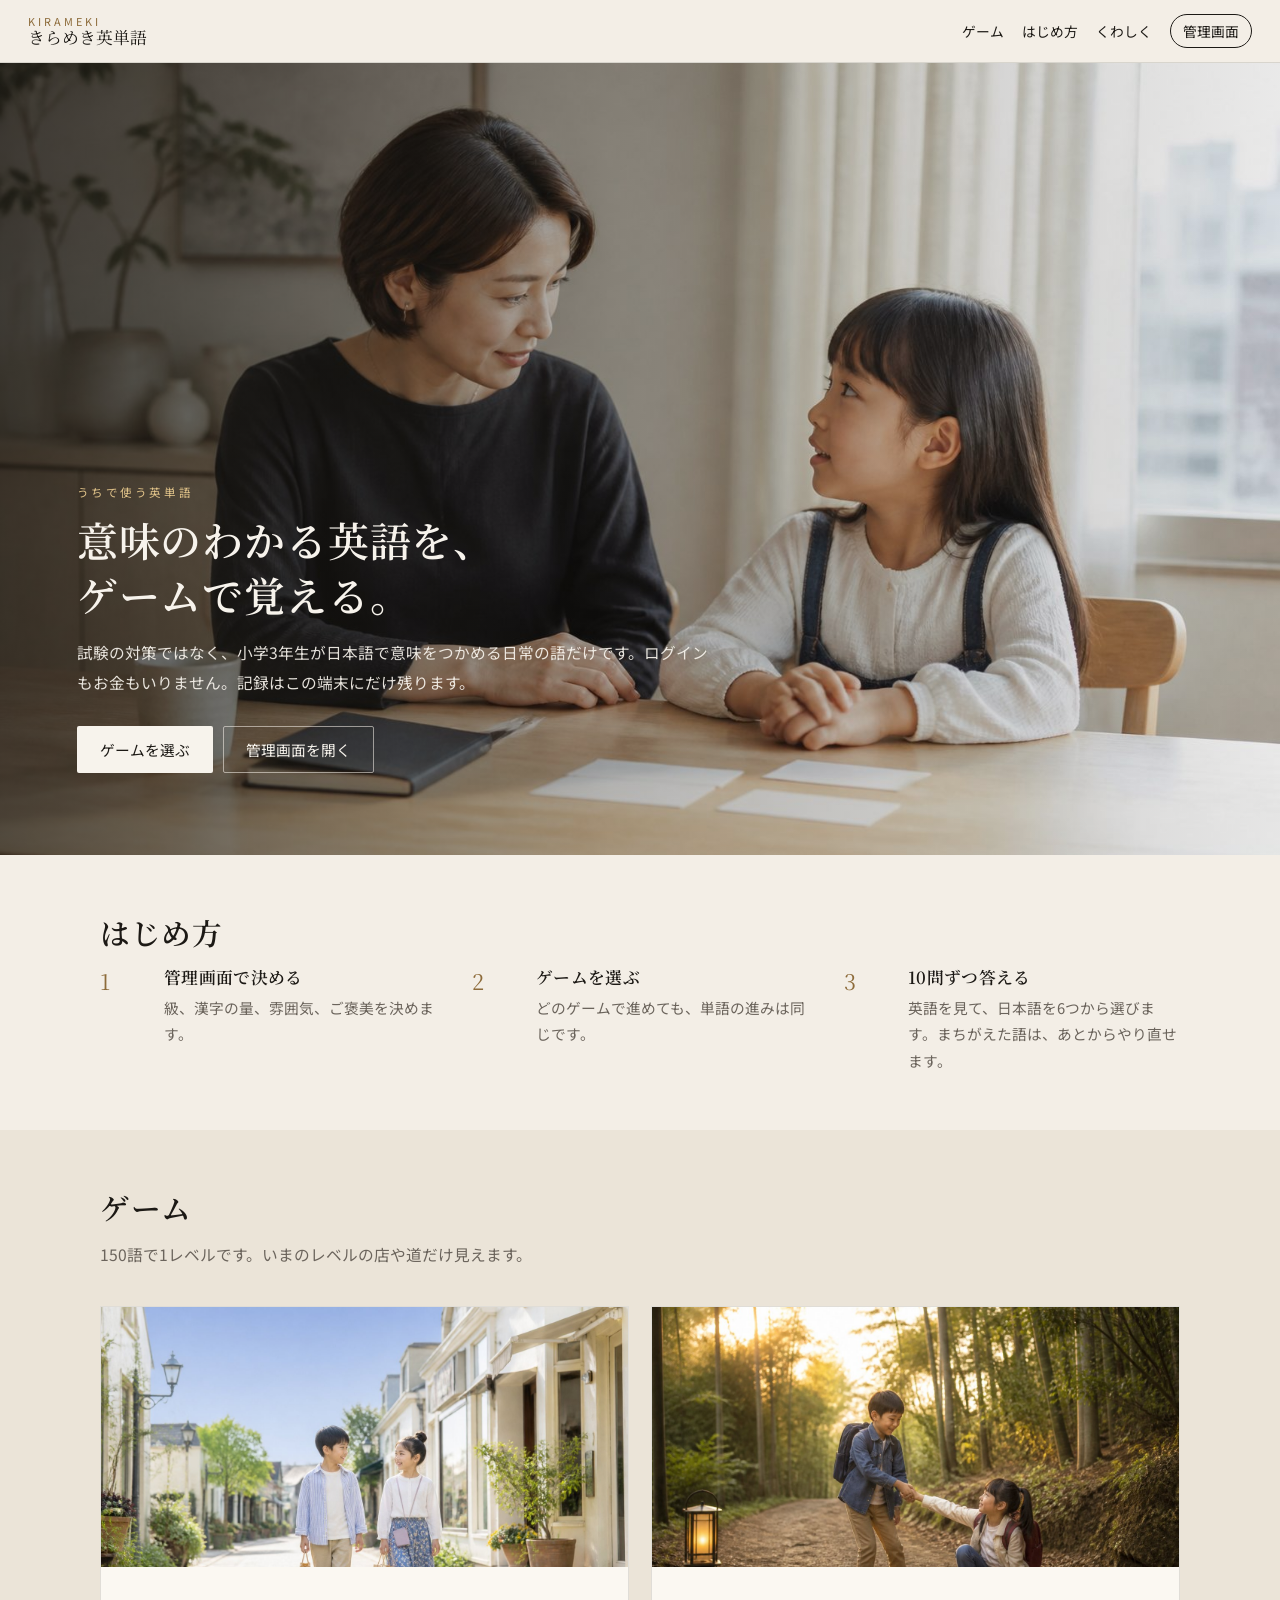
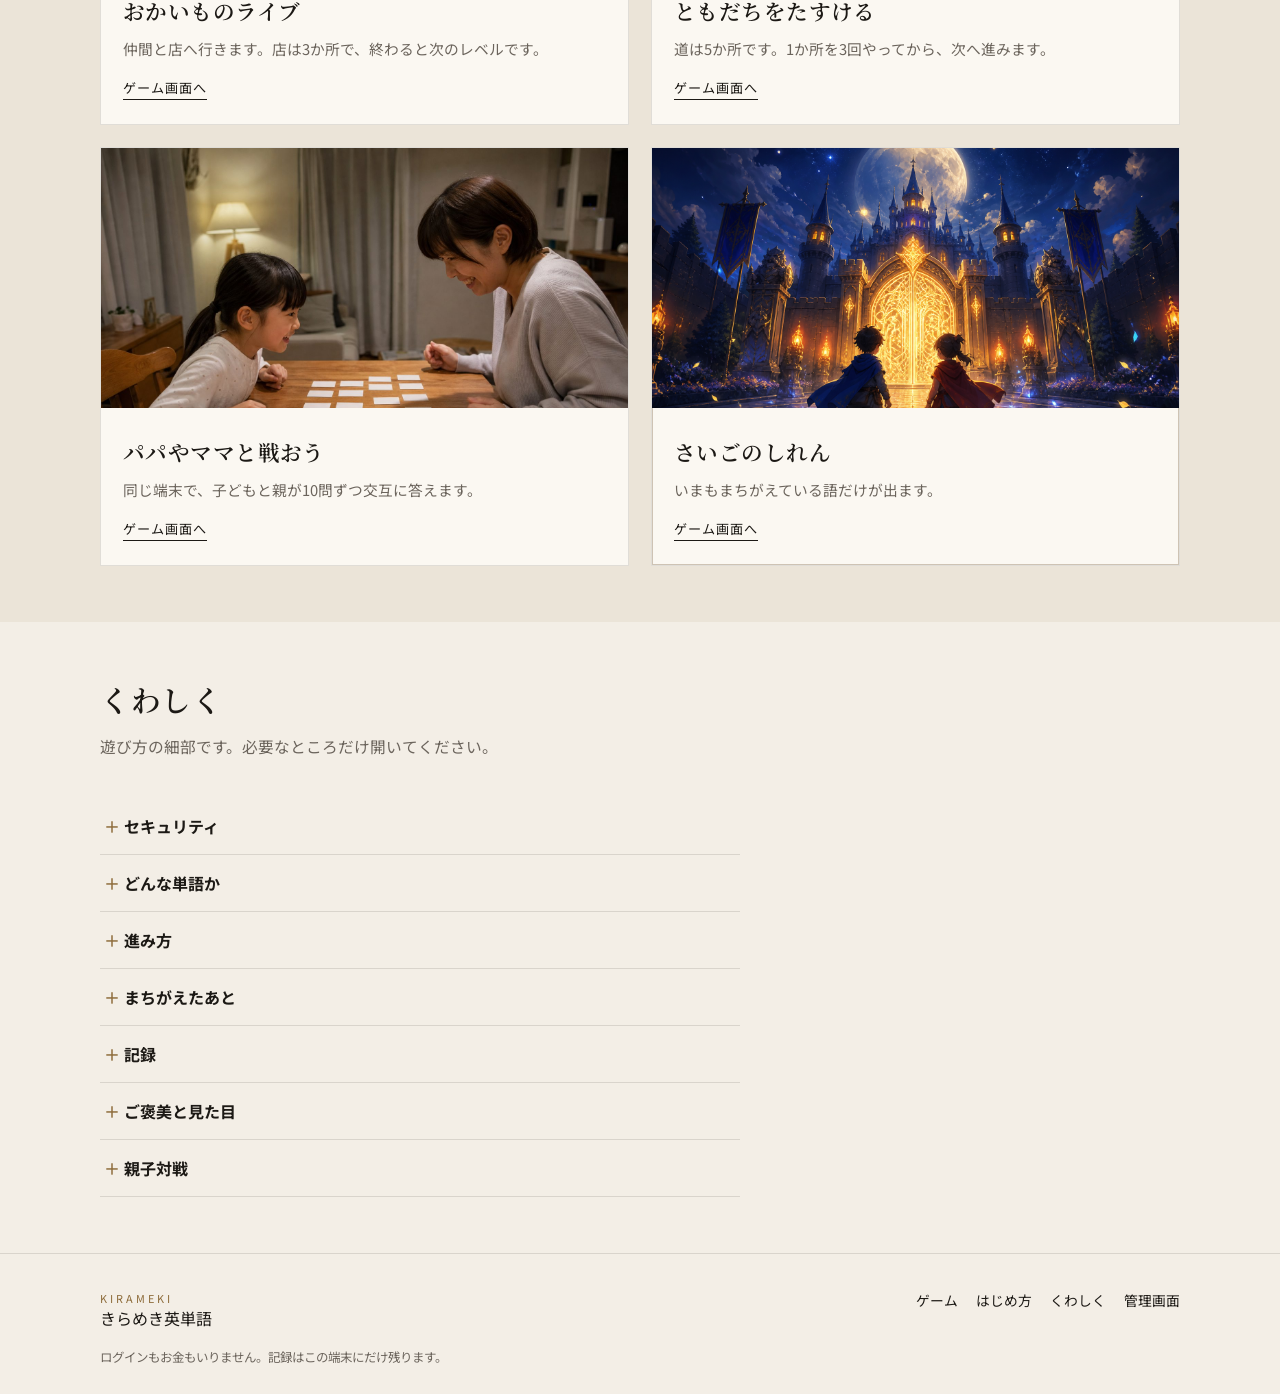
<file: index.html>
<!DOCTYPE html>
<html lang="ja" class="landing" data-taste="kawaii">
<head>
  <meta charset="UTF-8" />
  <meta name="viewport" content="width=device-width, initial-scale=1" />
  <title>きらめき英単語</title>
  <meta name="description" content="うちで使う英単語ゲーム。意味のわかる日常の語を、ログインもお金もなく遊べます。記録はこの端末だけです。" />
  <link rel="preconnect" href="https://fonts.googleapis.com" />
  <link rel="preconnect" href="https://fonts.gstatic.com" crossorigin />
  <link href="https://fonts.googleapis.com/css2?family=M+PLUS+Rounded+1c:wght@400;500;700;800&family=Noto+Sans+JP:wght@400;500;600;700&family=Noto+Serif+JP:wght@400;600;700&display=swap" rel="stylesheet" />
  <link rel="stylesheet" href="style.css?v=20260923b" />
</head>
<body>
  <section id="hub" class="screen on">
    <header class="lp-header">
      <a class="lp-brand" href="#top">
        <span class="lp-brand-en">KIRAMEKI</span>
        <span class="lp-brand-ja">きらめき英単語</span>
      </a>
      <button class="lp-menu" type="button" id="lp-menu" aria-label="メニューを開く" aria-expanded="false">メニュー</button>
      <nav class="lp-nav" id="lp-nav">
        <a href="#games">ゲーム</a>
        <a href="#howto">はじめ方</a>
        <a href="#more">くわしく</a>
        <button type="button" class="lp-nav-btn js-open-adult">管理画面</button>
      </nav>
    </header>

    <section class="lp-hero" id="top">
      <img class="lp-hero-img" src="img/hero.jpg" alt="親子が静かな食卓で学習している様子" />
      <div class="lp-hero-shade"></div>
      <div class="lp-hero-copy">
        <p class="lp-kicker">うちで使う英単語</p>
        <h1>意味のわかる英語を、<br />ゲームで覚える。</h1>
        <p class="lp-lead">試験の対策ではなく、小学3年生が日本語で意味をつかめる日常の語だけです。ログインもお金もいりません。記録はこの端末にだけ残ります。</p>
        <div class="lp-hero-actions">
          <a class="lp-btn lp-btn-solid" href="#games">ゲームを選ぶ</a>
          <button class="lp-btn lp-btn-ghost js-open-adult" type="button">管理画面を開く</button>
        </div>
      </div>
    </section>

    <section class="lp-section" id="howto">
      <div class="lp-wrap">
        <h2>はじめ方</h2>
        <ol class="lp-steps lp-steps-3">
          <li>
            <span class="lp-num">1</span>
            <div>
              <h3>管理画面で決める</h3>
              <p>級、漢字の量、雰囲気、ご褒美を決めます。</p>
            </div>
          </li>
          <li>
            <span class="lp-num">2</span>
            <div>
              <h3>ゲームを選ぶ</h3>
              <p>どのゲームで進めても、単語の進みは同じです。</p>
            </div>
          </li>
          <li>
            <span class="lp-num">3</span>
            <div>
              <h3>10問ずつ答える</h3>
              <p>英語を見て、日本語を6つから選びます。まちがえた語は、あとからやり直せます。</p>
            </div>
          </li>
        </ol>
      </div>
    </section>

    <section class="lp-section lp-section-alt" id="games">
      <div class="lp-wrap">
        <h2>ゲーム</h2>
        <p class="lp-intro">150語で1レベルです。いまのレベルの店や道だけ見えます。</p>
        <div class="lp-games">
          <a class="lp-game" href="shop.html">
            <img src="img/game-shop.jpg" alt="おかいものライブ" />
            <div class="lp-game-body">
              <h3>おかいものライブ</h3>
              <p>仲間と店へ行きます。店は3か所で、終わると次のレベルです。</p>
              <span class="lp-game-go">ゲーム画面へ</span>
            </div>
          </a>
          <a class="lp-game" href="rescue.html">
            <img src="img/game-rescue.jpg" alt="ともだちをたすける" />
            <div class="lp-game-body">
              <h3>ともだちをたすける</h3>
              <p>道は5か所です。1か所を3回やってから、次へ進みます。</p>
              <span class="lp-game-go">ゲーム画面へ</span>
            </div>
          </a>
          <a class="lp-game" href="battle.html">
            <img src="img/game-battle.jpg" alt="パパやママと戦おう" />
            <div class="lp-game-body">
              <h3>パパやママと戦おう</h3>
              <p>同じ端末で、子どもと親が10問ずつ交互に答えます。</p>
              <span class="lp-game-go">ゲーム画面へ</span>
            </div>
          </a>
          <a class="lp-game lp-game-boss" href="boss.html">
            <img src="img/game-boss.jpg" alt="さいごのしれん" />
            <div class="lp-game-body">
              <h3>さいごのしれん</h3>
              <p>いまもまちがえている語だけが出ます。</p>
              <span class="lp-game-go">ゲーム画面へ</span>
            </div>
          </a>
        </div>
      </div>
    </section>

    <section class="lp-section" id="more">
      <div class="lp-wrap">
        <h2>くわしく</h2>
        <p class="lp-intro">遊び方の細部です。必要なところだけ開いてください。</p>
        <div class="lp-more">
          <details>
            <summary>セキュリティ</summary>
            <p>このゲーム用のサーバーはありません。遊びも記録も、このパソコンのブラウザの中だけで完結します。</p>
            <p>学習の記録、名前、写真は外に送りません。別のパソコンへ移すときも、管理画面からファイルを書き出して、自分で持ち運びます。</p>
          </details>
          <details>
            <summary>どんな単語か</summary>
            <p>級が上がると、日本語でも意味が取れない語が増えます。淡々と覚えるのも楽しくないので、意味のわかる語だけをゲームにしました。自分や友達の写真も入れられます。</p>
            <p>目安は準2級〜2級のうち、小学3年生が意味をつかめる語です。公害や政治の語、マニアックな語は入れていません。recycle のような身近な語は残しています。級の表示は目安で、同じ級の公式問題よりやさしめです。</p>
          </details>
          <details>
            <summary>進み方</summary>
            <p>150語で1レベルです。おかいものは店が3か所、冒険は道が5か所（1か所を3回）だけ見えます。次のレベルは、今のが終わってから出ます。おかいもので進めた分は冒険にもつき、その逆も同じです。</p>
            <p>一度答えた語は、正解でもまちがいでも、どのゲームの本編にも出ません。級を変えても記録は残ります。出るのは、いま選んでいる級だけです。いくつか同時に選ぶと、その級の単語がまとめて出ます。</p>
          </details>
          <details>
            <summary>まちがえたあと</summary>
            <p>まちがえた語は「たすけてリスト」に残り、おかいものか冒険からやり直せます。全部の単語が終わったあとも、このリストだけで続けられます。</p>
            <p>さいごのしれんは、いまもまちがえている語だけです。正解するとリストから消え、まちがえると少しあとに同じ語が戻ります。ボスは真ん中、手下は左右で、外側から倒します。</p>
          </details>
          <details>
            <summary>記録</summary>
            <p>日々の記録はこのブラウザに残ります。別のパソコンへ移すときは、管理画面からJSONを書き出して読み込みます。移るのは学習記録と設定だけで、写真は移りません。</p>
            <p>書き出す表には、一度選んだ級の単語が全部入ります。やった数とまちがい数も出ます。ファイルはエクセルかCSVです。進みすぎたときは、各ゲームのマップで場所ごとに消せます。管理画面では、いまの級だけを10語、50語、全部から戻せます。</p>
          </details>
          <details>
            <summary>ご褒美と見た目</summary>
            <p>管理画面で、全部終わったときのご褒美と、レベルごとのご褒美を別々に出せます。両方出すときは、次にもらえるほうが大きく出ます。オフにすると、写真も文言も出ません。写真はこの端末だけです。</p>
            <p>かわいい、かっこいい、クールは、ゲーム画面の色とキャラだけ変わります。このページの見た目は変わりません。</p>
          </details>
          <details>
            <summary>親子対戦</summary>
            <p>子ども10問、親10問を交互に、3問・3問・4問の3ラウンドで戦います。各ラウンドの正解が多いほうに○、同じなら△がつき、○の数で勝負します。3ラウンドまでやります。</p>
            <p>パパ・ママの級は、最初の画面で1つだけ別にできます。親の問題は、低学年が意味をとりにくい語が中心です。子どもが答えた10語はクリアになり、親の正誤は記録しません。途中でやめると、その対戦は残りません。</p>
          </details>
        </div>
      </div>
    </section>

    <footer class="lp-footer">
      <div class="lp-wrap lp-footer-row">
        <div>
          <p class="lp-brand-en">KIRAMEKI</p>
          <p>きらめき英単語</p>
        </div>
        <nav>
          <a href="#games">ゲーム</a>
          <a href="#howto">はじめ方</a>
          <a href="#more">くわしく</a>
          <button type="button" class="js-open-adult">管理画面</button>
        </nav>
      </div>
      <p class="lp-copy">ログインもお金もいりません。記録はこの端末にだけ残ります。</p>
    </footer>
  </section>

  <section id="adult" class="screen">
    <header class="lp-header">
      <div class="lp-brand">
        <span class="lp-brand-en">KIRAMEKI</span>
        <span class="lp-brand-ja">管理画面</span>
      </div>
      <button type="button" class="lp-nav-btn" id="adult-back">トップページ</button>
    </header>
    <div class="adult-page">
      <h2>共通</h2>
      <p class="sub">出るのは、いまチェックしている級だけです。記録は、級を変えても残ります。</p>
      <details class="fold">
        <summary>単語の範囲</summary>
        <p>日常で意味のわかる語に絞っているので、同じ級の公式問題よりやさしめです。級をひとつにすると、その級の店と道だけになります。いくつか同時に選ぶと、選んだ級の単語がまとめて出ます。</p>
      </details>
      <div class="field">
        <span class="lab">難易度（複数可）</span>
        <div class="seg" id="level-seg"></div>
        <p class="sub" id="level-count" style="margin-top:8px"></p>
      </div>
      <div class="field toggle-row">
        <input type="checkbox" id="abstract-toggle" />
        <label for="abstract-toggle">抽象的な語も入れる</label>
      </div>
      <p class="sub">オフにすると、低学年が意味をとりにくい社会・学術の語を外します。</p>

      <div class="field">
        <span class="lab">漢字</span>
        <div class="seg" id="kanji-seg"></div>
      </div>
      <div class="field">
        <span class="lab">記録の書き出し</span>
        <div class="seg" id="export-seg">
          <label><input type="radio" name="autoExport" value="off" /> 手動（ボタンを押したときだけ）</label>
          <label><input type="radio" name="autoExport" value="on" /> 自動（ステージ終了のたび）</label>
        </div>
        <p class="sub">一度選んだ級の単語が全部入ります。やった数とまちがい数も出ます。</p>
      </div>
      <div class="field">
        <span class="lab">表のファイル</span>
        <div class="seg" id="export-format-seg">
          <label><input type="radio" name="exportFormat" value="xls" /> エクセル（.xls）</label>
          <label><input type="radio" name="exportFormat" value="csv" /> CSV（UTF-8）</label>
        </div>
        <p class="sub">最初はエクセルです。CSVは文字が化けにくい形式です。</p>
      </div>
      <div class="field">
        <span class="lab">雰囲気</span>
        <div class="seg" id="taste-seg"></div>
      </div>
      <p class="sub">かわいい／かっこいい／クールで、キャラ・お店・冒険の場所が別物になります。トップページの見た目は変わりません。</p>

      <h2>ゲームの説明</h2>
      <p class="sub">各ゲームを開くと、最初に進め方を出します。読んだあとは、ここで消せます。</p>
      <div class="field toggle-row">
        <input type="checkbox" id="hide-shop-guide" />
        <label for="hide-shop-guide">おかいものライブの説明を、次回から出さない</label>
      </div>
      <div class="field toggle-row">
        <input type="checkbox" id="hide-rescue-guide" />
        <label for="hide-rescue-guide">ともだちをたすけるの説明を、次回から出さない</label>
      </div>
      <div class="field toggle-row">
        <input type="checkbox" id="hide-battle-guide" />
        <label for="hide-battle-guide">パパやママと戦おうの説明を、次回から出さない</label>
      </div>
      <div class="field toggle-row">
        <input type="checkbox" id="hide-boss-guide" />
        <label for="hide-boss-guide">さいごのしれんの説明を、次回から出さない</label>
      </div>

      <h2>キャラ図鑑</h2>
      <p class="sub">下の2枠は、写真と名前を自分で入れられます。写真はこの端末だけです。</p>
      <details class="fold">
        <summary>だれを選べるか</summary>
        <p>いまの雰囲気の6人は、名前が決まっています。自作の2枠は、うれしい顔とくやしい顔を入れて、主人公・友達・買い物仲間に選べます。</p>
      </details>
      <div class="friend-slots" id="char-atlas"></div>

      <h2>ご褒美</h2>
      <div class="field toggle-row">
        <input type="checkbox" id="prize-toggle" />
        <label for="prize-toggle">ご褒美を使う</label>
      </div>
      <p class="sub">オフにすると、結果にご褒美は出ません。オンのときは、全部クリアとレベルごとのどちらか、または両方を出せます。</p>
      <details class="fold">
        <summary>両方出したとき</summary>
        <p>次にもらえるレベルのご褒美を大きく、全部クリアは小さく出します。レベルはゲーム共通で、150語で1レベルです。画像はこの端末だけに残り、JSONには入りません。</p>
      </details>
      <div id="prize-fields">
      <div class="field toggle-row">
        <input type="checkbox" id="prize-all-toggle" />
        <label for="prize-all-toggle">全部クリアのご褒美を出す</label>
      </div>
      <div class="field toggle-row">
        <input type="checkbox" id="prize-level-toggle" />
        <label for="prize-level-toggle">レベルごとのご褒美を出す</label>
      </div>

      <div id="allclear-fields">
      <h3 class="prize-sub">全部クリア（おかいもの）</h3>
      <div class="field">
        <span class="lab">ご褒美の文言</span>
        <input type="text" id="shop-prize-text" maxlength="80" />
      </div>
      <div class="field">
        <span class="lab">ご褒美の画像</span>
        <input type="file" id="shop-prize-file" accept="image/*" />
        <div class="prize" id="shop-prize-box" style="margin-top:10px">
          <div class="prize-fallback" data-prize-fallback>🎁</div>
          <img data-prize-img alt="ご褒美" style="display:none" />
        </div>
        <button class="btn ghost" type="button" id="shop-prize-clear">画像を消す</button>
      </div>

      <h3 class="prize-sub">全部クリア（冒険）</h3>
      <div class="field">
        <span class="lab">ご褒美の文言</span>
        <input type="text" id="rescue-prize-text" maxlength="80" />
      </div>
      <div class="field">
        <span class="lab">ご褒美の画像</span>
        <input type="file" id="rescue-prize-file" accept="image/*" />
        <div class="prize" id="rescue-prize-box" style="margin-top:10px">
          <div class="prize-fallback" data-prize-fallback>🎁</div>
          <img data-prize-img alt="ご褒美" style="display:none" />
        </div>
        <button class="btn ghost" type="button" id="rescue-prize-clear">画像を消す</button>
      </div>

      <h3 class="prize-sub">全部クリア（さいごのしれん）</h3>
      <div class="field">
        <span class="lab">ご褒美の文言</span>
        <input type="text" id="boss-prize-text" maxlength="80" />
      </div>
      <div class="field">
        <span class="lab">ご褒美の画像</span>
        <input type="file" id="boss-prize-file" accept="image/*" />
        <div class="prize" id="boss-prize-box" style="margin-top:10px">
          <div class="prize-fallback" data-prize-fallback>🎁</div>
          <img data-prize-img alt="ご褒美" style="display:none" />
        </div>
        <button class="btn ghost" type="button" id="boss-prize-clear">画像を消す</button>
      </div>
      </div>

      <div id="level-prize-fields">
      <h3 class="prize-sub">レベルごとのご褒美</h3>
      <p class="sub" id="level-prize-count"></p>
      <div id="level-prize-slots"></div>
      </div>
      </div>

      <h2>やり直し</h2>
      <p class="sub">いまの級で終わった分だけ戻せます。まちがいリストは残ります。</p>
      <details class="fold">
        <summary>戻したあと</summary>
        <p>ほかの級の記録はそのままです。戻した語は、どのゲームでもまた出ます。場所ごとに消すときは、各ゲームのマップを使います。</p>
      </details>
      <div class="btn-row" style="justify-content:flex-start">
        <button class="btn ghost" type="button" id="undo-10">直近10語を戻す</button>
        <button class="btn ghost" type="button" id="undo-50">直近50語を戻す</button>
        <button class="btn ghost" type="button" id="undo-all">いまの級を全部戻す</button>
      </div>
      <p class="sub" id="cleared-count" style="margin-top:8px"></p>

      <h2>記録</h2>
      <p class="sub">JSONで別のパソコンへ移せます。読み込むと、今の記録と設定が入れ替わります。</p>
      <div class="btn-row" style="justify-content:flex-start">
        <button class="btn" type="button" id="record-export">記録を書き出す</button>
        <button class="btn ghost" type="button" id="record-import">記録を読み込む</button>
      </div>
      <p class="sub">移るのは学習記録と設定だけです。画像は移りません。</p>
      <input type="file" id="record-file" accept="application/json,.json" hidden />
    </div>
  </section>
  <div class="toast" id="toast"></div>
  <script src="words.js"></script>
  <script src="world.js"></script>
  <script src="app.js"></script>
  <script src="chars.js"></script>
  <script src="hub.js"></script>
</body>
</html>
</file>
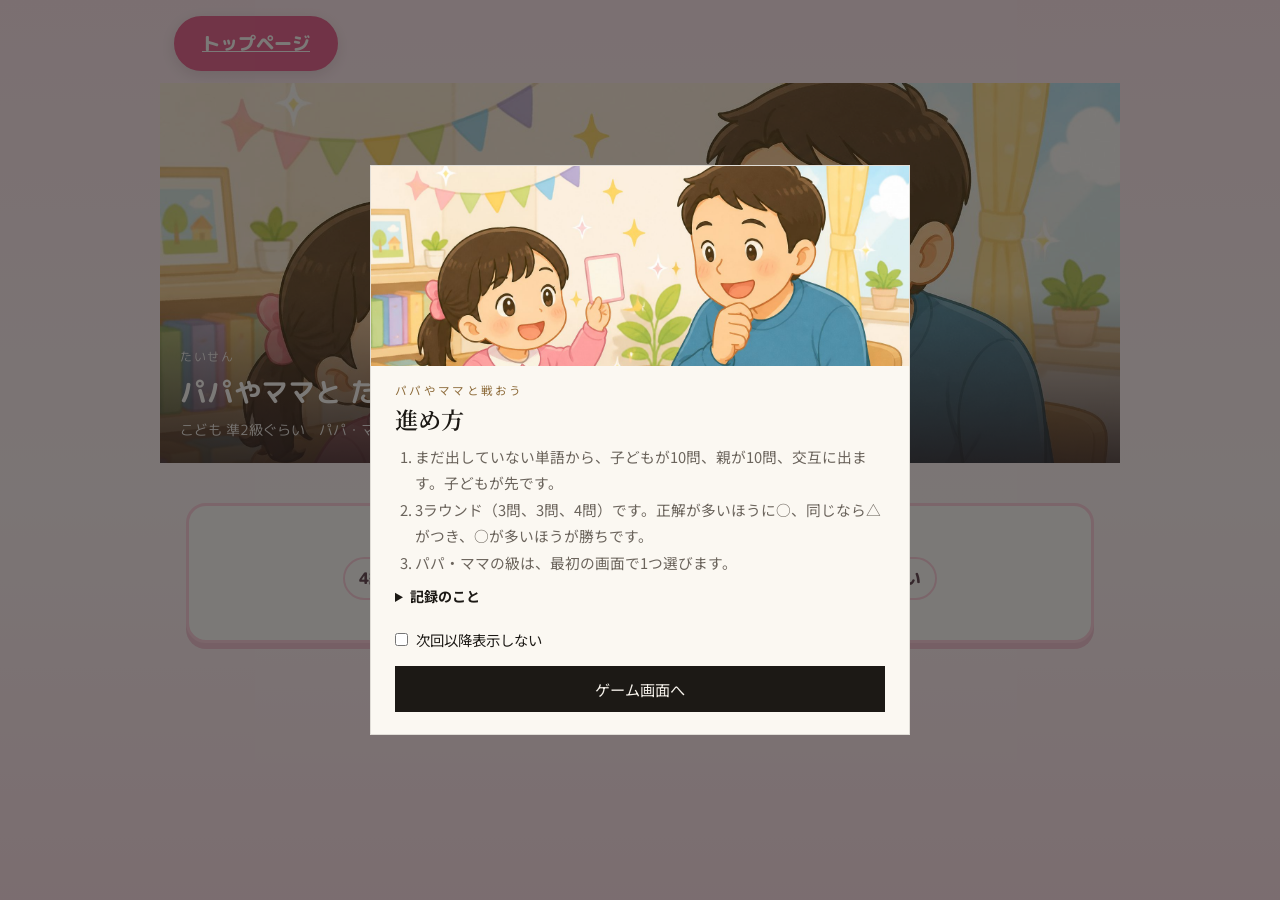
<file: battle.html>
<!DOCTYPE html>
<html lang="ja" data-taste="kawaii">
<head>
  <meta charset="UTF-8" />
  <meta name="viewport" content="width=device-width, initial-scale=1" />
  <title>パパやママと戦おう</title>
  <link rel="preconnect" href="https://fonts.googleapis.com" />
  <link rel="preconnect" href="https://fonts.gstatic.com" crossorigin />
  <link href="https://fonts.googleapis.com/css2?family=M+PLUS+Rounded+1c:wght@400;500;700;800&family=Noto+Sans+JP:wght@400;500;600;700&family=Noto+Serif+JP:wght@400;600;700&display=swap" rel="stylesheet" />
  <link rel="stylesheet" href="style.css?v=20260923b" />
</head>
<body>
  <section id="title" class="screen on">
    <nav class="game-bar">
      <a class="btn ghost" href="index.html">トップページ</a>
    </nav>
    <div class="kid-hero">
      <img src="img/illust-battle.jpg" alt="パパやママと戦おう" />
      <div class="kid-hero-copy">
        <p class="kid-kicker">たいせん</p>
        <h1>パパやママと たたかおう</h1>
        <p class="kid-stat" id="title-level"></p>
      </div>
    </div>
    <div class="parent-lv-card">
      <p class="parent-lv-lab">パパ・ママの級</p>
      <div class="seg" id="parent-level-seg"></div>
      <p class="sub">低学年にはむずかしい語が中心に出ます。</p>
    </div>
    <div id="lock-box" class="stage-card lock-box" hidden>
      <h2>これはまだ遊べません</h2>
      <p id="lock-count"></p>
      <div class="btn-row">
        <a class="btn" href="shop.html">おかいものライブ</a>
        <a class="btn" href="rescue.html">ともだちをたすける</a>
        <a class="btn ghost" href="index.html">トップページ</a>
      </div>
    </div>
    <div id="start-box" class="kid-actions" hidden>
      <button class="btn" id="go-start" type="button">たたかう</button>
    </div>
  </section>

  <section id="quiz" class="screen fold-quiz">
    <nav class="game-bar">
      <a class="btn ghost" href="index.html">トップページ</a>
      <button class="btn ghost" id="quiz-quit" type="button">やめる</button>
      <div class="pill" id="q-mode">たいせん</div>
    </nav>
    <div class="mini-stage" id="quiz-stage">
      <img class="mini-stage-bg" id="quiz-stage-bg" alt="" />
      <img class="mini-burst" src="img/fx/burst.png" alt="" />
      <div class="mini-stage-shine" aria-hidden="true"></div>
      <img class="mini-cheer mini-cheer-l" src="img/fx/cheer-left.png" alt="" />
      <img class="mini-cheer mini-cheer-r" src="img/fx/cheer-right.png" alt="" />
      <div class="mini-stage-fx" id="quiz-stage-fx"></div>
      <div class="mini-yell" aria-hidden="true"></div>
      <div class="mini-stage-cast">
        <div class="mini-stage-buddy" id="quiz-stage-buddy"></div>
      </div>
    </div>
      <div class="turn-banner" id="turn-banner">いまは こどものばん</div>
      <p class="round-progress" id="round-progress">1/3</p>
      <table class="vs-board" id="vs-board">
        <thead>
          <tr>
            <th></th>
            <th data-r="0">Round 1</th>
            <th data-r="1">Round 2</th>
            <th data-r="2">Round 3</th>
          </tr>
        </thead>
        <tbody>
          <tr>
            <th data-vs-kid></th>
            <td data-who="kid" data-r="0"></td>
            <td data-who="kid" data-r="1"></td>
            <td data-who="kid" data-r="2"></td>
          </tr>
          <tr>
            <th data-vs-par></th>
            <td data-who="par" data-r="0"></td>
            <td data-who="par" data-r="1"></td>
            <td data-who="par" data-r="2"></td>
          </tr>
        </tbody>
      </table>
    <div class="stage-card">
      <div class="english-row">
        <div class="english" id="english">ability</div>
        <button type="button" class="speak-btn" id="speak-word" aria-label="英単語を聞く">🔊</button>
      </div>
      <div class="choices" id="choices"></div>
      <p class="example-row">
        <span class="example" id="example"></span>
        <button type="button" class="speak-btn" id="speak-ex" aria-label="例文を聞く">🔊</button>
      </p>
    </div>
  </section>

  <section id="result" class="screen">
    <div class="stage-card" style="text-align:center">
      <div class="quiz-banner quiz-banner-fit"><img src="img/illust-battle.jpg" alt="" /></div>
      <div id="result-faces" class="buddy-row vs-faces"></div>
      <div class="english" id="winner-line">ひきわけ</div>
      <p class="sub" id="result-msg"></p>
      <table class="vs-board" id="vs-board-final">
        <thead>
          <tr>
            <th></th>
            <th data-r="0">Round 1</th>
            <th data-r="1">Round 2</th>
            <th data-r="2">Round 3</th>
          </tr>
        </thead>
        <tbody>
          <tr>
            <th data-vs-kid></th>
            <td data-who="kid" data-r="0"></td>
            <td data-who="kid" data-r="1"></td>
            <td data-who="kid" data-r="2"></td>
          </tr>
          <tr>
            <th data-vs-par></th>
            <td data-who="par" data-r="0"></td>
            <td data-who="par" data-r="1"></td>
            <td data-who="par" data-r="2"></td>
          </tr>
        </tbody>
      </table>
      <div id="result-review"></div>
      <div class="btn-row">
        <button class="btn" id="again" type="button">もういちど</button>
        <button class="btn ghost" id="result-home" type="button">ゲームの最初</button>
        <a class="btn ghost" href="index.html">トップページ</a>
      </div>
    </div>
  </section>

  <div class="round-intro" id="round-intro" aria-live="assertive">
    <div class="round-intro-card">
      <p class="round-intro-lab" id="round-intro-lab">Round 1</p>
      <p class="round-intro-count" id="round-intro-count">3</p>
    </div>
  </div>
  <div class="turn-intro" id="turn-intro" aria-live="assertive">
    <div class="turn-intro-card">
      <div class="turn-intro-face" id="turn-intro-face"></div>
      <p class="turn-intro-lab" id="turn-intro-lab">こどものばん</p>
    </div>
  </div>
  <div class="react" id="react">
    <div class="react-box">
      <div class="react-face" id="react-face"></div>
      <div class="burst" id="react-burst"></div>
      <div class="react-en" id="react-en"></div>
      <div class="react-ja" id="react-ja"></div>
    </div>
  </div>
  <div class="guide" id="guide">
    <div class="guide-card">
      <img class="guide-photo" src="img/illust-battle.jpg" alt="" />
      <p class="guide-kicker">パパやママと戦おう</p>
      <h2>進め方</h2>
      <ol>
        <li>まだ出していない単語から、子どもが10問、親が10問、交互に出ます。子どもが先です。</li>
        <li>3ラウンド（3問、3問、4問）です。正解が多いほうに○、同じなら△がつき、○が多いほうが勝ちです。</li>
        <li>パパ・ママの級は、最初の画面で1つ選びます。</li>
      </ol>
      <details class="fold">
        <summary>記録のこと</summary>
        <p>親の問題は、低学年が意味をとりにくい語が中心です。ラウンドの前に3秒のカウントがあります。子どものまちがいはたすけてリストに入り、答えた10語はおかいものと冒険ではもう出ません。親の正誤は記録しません。途中でやめると、その対戦は残りません。</p>
      </details>
      <label class="guide-skip"><input type="checkbox" id="guide-skip" /> 次回以降表示しない</label>
      <button type="button" class="guide-go" id="guide-go">ゲーム画面へ</button>
    </div>
  </div>
  <div class="toast" id="toast"></div>
  <script src="words.js"></script>
  <script src="world.js"></script>
  <script src="app.js?v=20261017b"></script>
  <script src="chars.js"></script>
  <script src="battle.js?v=20261004a"></script>
</body>
</html>
</file>
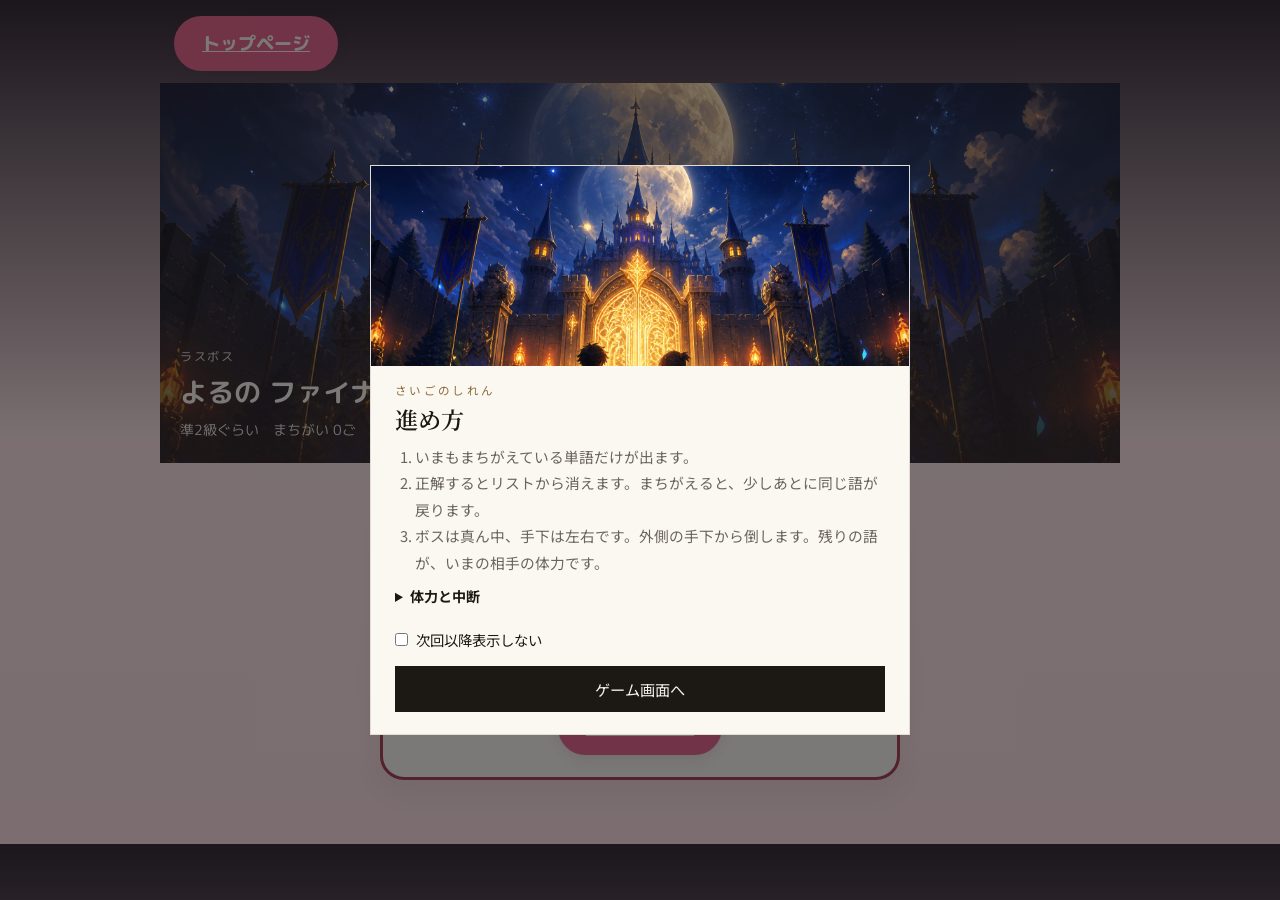
<file: boss.html>
<!DOCTYPE html>
<html lang="ja" class="boss-game" data-taste="kawaii">
<head>
  <meta charset="UTF-8" />
  <meta name="viewport" content="width=device-width, initial-scale=1" />
  <title>さいごのしれん</title>
  <link rel="preconnect" href="https://fonts.googleapis.com" />
  <link rel="preconnect" href="https://fonts.gstatic.com" crossorigin />
  <link href="https://fonts.googleapis.com/css2?family=M+PLUS+Rounded+1c:wght@400;500;700;800&family=Noto+Sans+JP:wght@400;500;600;700&family=Noto+Serif+JP:wght@400;600;700&display=swap" rel="stylesheet" />
  <link rel="stylesheet" href="style.css?v=20260923b" />
</head>
<body>
  <section id="title" class="screen on">
    <nav class="game-bar">
      <a class="btn ghost" href="index.html">トップページ</a>
    </nav>
    <div class="kid-hero">
      <img id="title-illust" src="img/illust-boss.jpg" alt="さいごのしれん" />
      <div class="kid-hero-copy">
        <p class="kid-kicker" id="title-kicker">ラスボス</p>
        <h1 id="title-h">さいごのしれん</h1>
        <p class="kid-stat" id="title-level"></p>
      </div>
    </div>
    <div id="lock-box" class="stage-card lock-box" hidden>
      <h2>これはまだ遊べません</h2>
      <p>いままちがえている単語がありません。おかいものや冒険でまちがえると、ここに集まります。</p>
      <div class="btn-row">
        <a class="btn" href="shop.html">おかいものライブ</a>
        <a class="btn" href="rescue.html">ともだちをたすける</a>
        <a class="btn ghost" href="index.html">トップページ</a>
      </div>
    </div>
    <div id="start-box" class="kid-actions" hidden>
      <button class="btn" id="go-start" type="button">しれんに いどむ</button>
    </div>
  </section>

  <section id="quiz" class="screen fold-quiz">
    <nav class="game-bar">
      <a class="btn ghost" href="index.html">トップページ</a>
      <button class="btn ghost" id="quiz-quit" type="button">やめる</button>
      <button class="btn gold" id="quiz-later" type="button">続きは今度</button>
      <div class="pill" id="q-place">さいごのしれん</div>
      <div class="pill" id="q-hp">のこり 0</div>
    </nav>
    <div class="mini-stage" id="quiz-stage">
      <img class="mini-stage-bg" id="quiz-stage-bg" alt="" />
      <img class="mini-burst" src="img/fx/burst.png" alt="" />
      <div class="mini-stage-shine" aria-hidden="true"></div>
      <img class="mini-cheer mini-cheer-l" src="img/fx/cheer-left.png" alt="" />
      <img class="mini-cheer mini-cheer-r" src="img/fx/cheer-right.png" alt="" />
      <div class="mini-stage-fx" id="quiz-stage-fx"></div>
      <div class="mini-yell" aria-hidden="true"></div>
      <div class="mini-stage-cast">
        <div class="mini-stage-buddy" id="quiz-stage-buddy"></div>
      </div>
    </div>
    <div class="boss-hp">
      <div class="boss-roster" id="boss-roster">
        <div class="boss-minions boss-minions-l" id="boss-minions-l" aria-label="左側の手下"></div>
        <div class="boss-king" id="boss-king">
          <img id="boss-king-img" alt="ボス" />
          <span class="boss-tag">ボス</span>
        </div>
        <div class="boss-minions boss-minions-r" id="boss-minions-r" aria-label="右側の手下"></div>
      </div>
      <p class="boss-fanfare" id="boss-fanfare"></p>
      <p class="boss-hp-lab" id="hp-lab">敵の体力</p>
      <div class="boss-hp-bar" aria-hidden="true"><div class="boss-hp-fill" id="hp-fill"></div></div>
    </div>
    <div class="stage-card">
      <div class="english-row">
        <div class="english" id="english">ability</div>
        <button type="button" class="speak-btn" id="speak-word" aria-label="英単語を聞く">🔊</button>
      </div>
      <div class="choices" id="choices"></div>
      <p class="example-row">
        <span class="example" id="example"></span>
        <button type="button" class="speak-btn" id="speak-ex" aria-label="例文を聞く">🔊</button>
      </p>
    </div>
  </section>

  <section id="result" class="screen">
    <div class="stage-card" style="text-align:center">
      <div class="quiz-banner"><img id="result-banner" src="img/illust-boss.jpg" alt="" /></div>
      <div id="result-buddy" style="margin:8px 0"></div>
      <div class="english" id="score-big">0</div>
      <p class="sub" id="result-msg"></p>
      <div class="prize">
        <div class="prize-near" data-prize-near>
          <div class="prize-fallback" data-prize-fallback>🎁</div>
          <img data-prize-img alt="ごほうび" style="display:none" />
          <p data-prize-msg></p>
        </div>
        <div class="prize-far" data-prize-far hidden>
          <p class="prize-far-lab" data-prize-far-lab>全部終わったら</p>
          <div class="prize-fallback" data-prize-far-fallback>🎁</div>
          <img data-prize-far-img alt="全部クリアのごほうび" style="display:none" />
          <p data-prize-far-msg></p>
        </div>
      </div>
      <div id="result-review"></div>
      <div class="btn-row">
        <button class="btn" id="result-again" type="button">もういちど</button>
        <button class="btn gold" id="result-save" type="button">リストをほぞん</button>
        <button class="btn ghost" id="result-home" type="button">ゲームの最初</button>
        <a class="btn ghost" href="index.html">トップページ</a>
      </div>
    </div>
  </section>

  <div class="story" id="story">
    <div class="story-card">
      <div class="quiz-banner"><img id="story-img" alt="" /></div>
      <p id="story-text"></p>
      <button class="btn" id="story-go" type="button">いどむ！</button>
    </div>
  </div>
  <div class="story" id="phase">
    <div class="story-card">
      <p class="boss-phase-kicker">ラスボス</p>
      <p id="phase-text">まだ終わらない！</p>
      <button class="btn" id="phase-go" type="button">つづける</button>
    </div>
  </div>
  <div class="react" id="react">
    <div class="react-box">
      <div class="react-face" id="react-face"></div>
      <div class="burst" id="react-burst"></div>
      <div class="react-en" id="react-en"></div>
      <div class="react-ja" id="react-ja"></div>
    </div>
  </div>
  <div class="guide" id="guide">
    <div class="guide-card">
      <img class="guide-photo" src="img/illust-boss.jpg" alt="" />
      <p class="guide-kicker">さいごのしれん</p>
      <h2>進め方</h2>
      <ol>
        <li>いまもまちがえている単語だけが出ます。</li>
        <li>正解するとリストから消えます。まちがえると、少しあとに同じ語が戻ります。</li>
        <li>ボスは真ん中、手下は左右です。外側の手下から倒します。残りの語が、いまの相手の体力です。</li>
      </ol>
      <details class="fold">
        <summary>体力と中断</summary>
        <p>体力の上限は、今までやった単語の数です。すでに正解した分は、最初から減っています。のこり50問ごとに手下が一匹いて、全部たおすとボスのゲージになります。「続きは今度」を押すと表が保存され、つぎはそこから続けられます。</p>
      </details>
      <label class="guide-skip"><input type="checkbox" id="guide-skip" /> 次回以降表示しない</label>
      <button type="button" class="guide-go" id="guide-go">ゲーム画面へ</button>
    </div>
  </div>
  <div class="toast" id="toast"></div>
  <script src="words.js"></script>
  <script src="world.js"></script>
  <script src="app.js?v=20261017b"></script>
  <script src="chars.js"></script>
  <script src="boss.js?v=20261018a"></script>
</body>
</html>
</file>
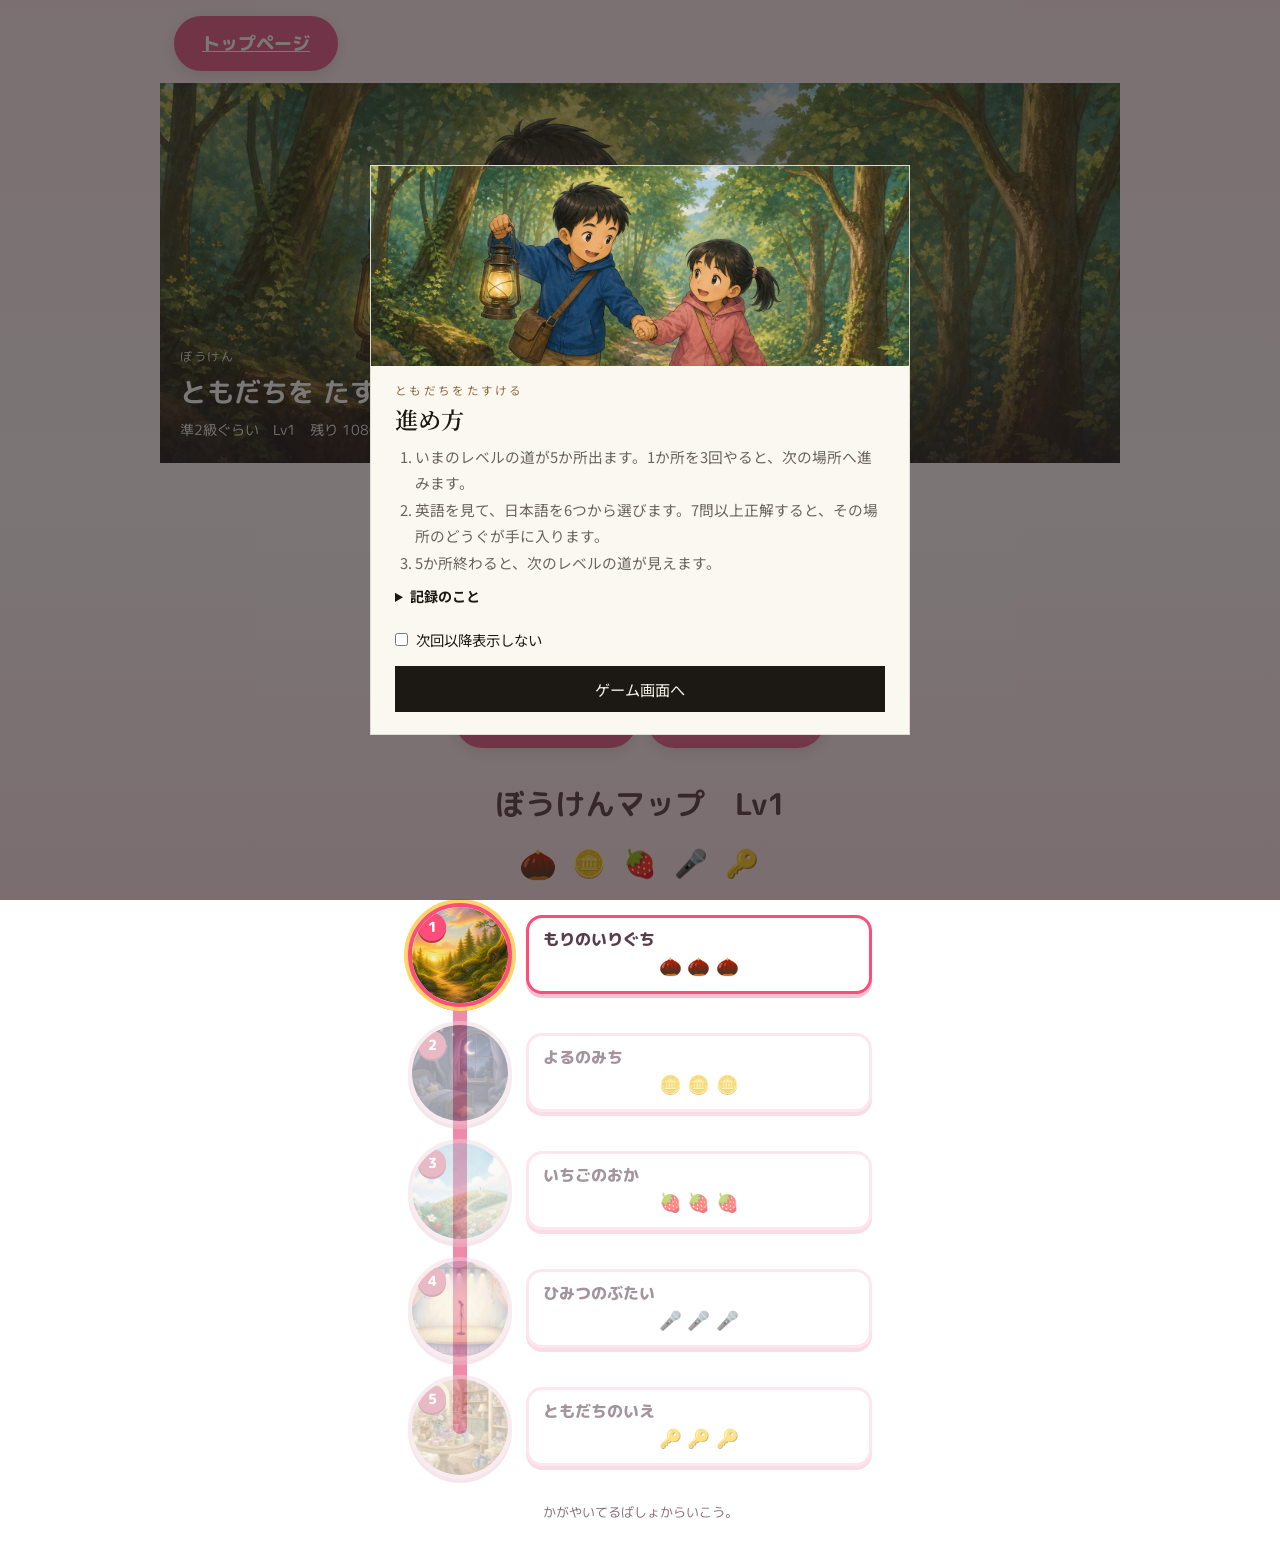
<file: rescue.html>
<!DOCTYPE html>
<html lang="ja" data-taste="kawaii">
<head>
  <meta charset="UTF-8" />
  <meta name="viewport" content="width=device-width, initial-scale=1" />
  <title>ともだちを たすける</title>
  <link rel="preconnect" href="https://fonts.googleapis.com" />
  <link rel="preconnect" href="https://fonts.gstatic.com" crossorigin />
  <link href="https://fonts.googleapis.com/css2?family=M+PLUS+Rounded+1c:wght@400;500;700;800&family=Noto+Sans+JP:wght@400;500;600;700&family=Noto+Serif+JP:wght@400;600;700&display=swap" rel="stylesheet" />
  <link rel="stylesheet" href="style.css?v=20261017a" />
</head>
<body>
  <section id="opening" class="screen on">
    <nav class="game-bar">
      <a class="btn ghost" href="index.html">トップページ</a>
    </nav>
    <div class="kid-hero">
      <img src="img/illust-rescue.jpg" alt="ともだちをたすける" />
      <div class="kid-hero-copy">
        <p class="kid-kicker">ぼうけん</p>
        <h1>ともだちを たすける</h1>
        <p class="kid-stat" id="title-level"></p>
      </div>
    </div>
    <div id="open-faces" class="buddy-row"></div>
    <p class="kid-line" id="open-story"></p>
    <div class="kid-actions">
      <button class="btn ghost" id="go-miss" type="button">たすけてリスト</button>
      <button class="btn gold" id="save-xls" type="button">リストをほぞん</button>
    </div>
    <h1 class="kid-h">ぼうけんマップ　<span id="map-lv">Lv1</span></h1>
    <div class="map-prizes" id="map-prize" hidden>
      <div class="map-prize" data-map-level hidden>
        <p class="map-prize-lab" data-map-prize-lab>このレベルをクリアしたら</p>
        <div class="prize-fallback" data-map-prize-fallback>🎁</div>
        <img data-map-prize-img alt="レベルのごほうび" style="display:none" />
        <p data-map-prize-msg></p>
      </div>
      <div class="map-prize" data-map-all hidden>
        <p class="map-prize-lab" data-map-prize-lab>全部終わったら</p>
        <div class="prize-fallback" data-map-prize-fallback>🎁</div>
        <img data-map-prize-img alt="全部クリアのごほうび" style="display:none" />
        <p data-map-prize-msg></p>
      </div>
    </div>
    <div id="journey-marks" class="journey-marks"></div>
    <div class="path-map">
      <svg id="path-svg" class="path-svg" aria-hidden="true">
        <line class="path-svg-base" />
        <line class="path-svg-done" />
      </svg>
      <div id="rescue-map"></div>
    </div>
    <p class="kid-hint" id="open-redo-hint"></p>
    <div class="btn-row" id="ending-row" hidden>
      <button class="btn" type="button" id="see-ending">おしまいを見る</button>
    </div>
  </section>

  <section id="miss" class="screen">
    <nav class="game-bar">
      <a class="btn ghost" href="index.html">トップページ</a>
      <button class="btn ghost" id="miss-back" type="button">ゲームの最初</button>
      <div class="pill" id="miss-count">0ご</div>
    </nav>
    <h1 class="kid-h">たすけてリスト</h1>
    <p class="miss-summary" id="miss-stat"></p>
    <div class="btn-row" style="margin: 0 0 12px">
      <button class="btn" id="review-start" type="button">このリストで遊ぶ</button>
      <button class="btn gold" id="miss-save" type="button">リストをほぞん</button>
    </div>
    <div class="stage-card" id="miss-list"></div>
  </section>

  <section id="play" class="screen fold-quiz">
    <nav class="game-bar">
      <a class="btn ghost" href="index.html">トップページ</a>
      <button class="btn ghost" type="button" id="play-quit">やめる</button>
      <div class="pill" id="stageTitle">もりのいりぐち</div>
    </nav>
    <div class="mini-stage" id="play-stage">
      <img class="mini-stage-bg" id="play-stage-bg" alt="" />
      <img class="mini-burst" src="img/fx/burst.png" alt="" />
      <div class="mini-stage-shine" aria-hidden="true"></div>
      <img class="mini-cheer mini-cheer-l" src="img/fx/cheer-left.png" alt="" />
      <img class="mini-cheer mini-cheer-r" src="img/fx/cheer-right.png" alt="" />
      <div class="mini-stage-fx" id="play-stage-fx"></div>
      <div class="mini-yell" aria-hidden="true"></div>
      <div class="mini-stage-cast">
        <div class="mini-stage-buddy" id="play-stage-me"></div>
        <div class="mini-stage-buddy" id="play-stage-pal"></div>
        <div class="mini-stage-hold" id="play-stage-hold"></div>
      </div>
      <div class="quiz-collect mini-stage-dots">
        <span class="quiz-collect-lab" id="play-collect-lab" aria-hidden="true">⭐</span>
        <div class="gauge" id="gauge"></div>
      </div>
    </div>
    <div class="stage-card">
      <div class="english-row">
        <div class="english" id="english">word</div>
        <button type="button" class="speak-btn" id="speak-word" aria-label="英単語を聞く">🔊</button>
      </div>
      <div class="choices" id="choices"></div>
      <p class="example-row">
        <span class="example" id="example"></span>
        <button type="button" class="speak-btn" id="speak-ex" aria-label="例文を聞く">🔊</button>
      </p>
    </div>
  </section>

  <section id="result" class="screen">
    <div class="stage-card" style="text-align:center">
      <div class="quiz-banner"><img src="img/scene-forest.jpg" alt="" /></div>
      <div id="result-faces" class="buddy-row"></div>
      <div class="english" id="score-big">0</div>
      <p class="level-up-line" id="level-up-line" hidden></p>
      <p class="sub" id="result-msg"></p>
      <div id="result-review"></div>
      <div class="prize">
        <div class="prize-near" data-prize-near>
          <div class="prize-fallback" data-prize-fallback>🎁</div>
          <img data-prize-img alt="ごほうび" style="display:none" />
          <p data-prize-msg></p>
        </div>
        <div class="prize-far" data-prize-far hidden>
          <p class="prize-far-lab" data-prize-far-lab>全部終わったら</p>
          <div class="prize-fallback" data-prize-far-fallback>🎁</div>
          <img data-prize-far-img alt="全部クリアのごほうび" style="display:none" />
          <p data-prize-far-msg></p>
        </div>
      </div>
      <div class="btn-row">
        <button class="btn" type="button" id="next-stage">マップへ</button>
        <button class="btn ghost" type="button" id="result-home">ゲームの最初</button>
        <button class="btn gold" type="button" id="result-save">リストをほぞん</button>
        <a class="btn ghost" href="index.html">トップページ</a>
      </div>
    </div>
  </section>

  <section id="ending" class="screen">
    <div class="stage-card" style="text-align:center;max-width:520px;margin:0 auto">
      <div class="quiz-banner"><img src="img/illust-rescue.jpg" alt="" /></div>
      <div id="end-faces" class="buddy-row"></div>
      <p class="kid-line" id="end-story"></p>
      <div class="prize">
        <div class="prize-near" data-prize-near>
          <div class="prize-fallback" data-prize-fallback>🎁</div>
          <img data-prize-img alt="ごほうび" style="display:none" />
          <p data-prize-msg></p>
        </div>
        <div class="prize-far" data-prize-far hidden>
          <p class="prize-far-lab" data-prize-far-lab>全部終わったら</p>
          <div class="prize-fallback" data-prize-far-fallback>🎁</div>
          <img data-prize-far-img alt="全部クリアのごほうび" style="display:none" />
          <p data-prize-far-msg></p>
        </div>
      </div>
      <div class="btn-row">
        <button class="btn gold" type="button" id="end-save">リストをほぞん</button>
        <button class="btn ghost" type="button" id="end-home">ゲームの最初</button>
        <a class="btn" href="index.html">トップページ</a>
      </div>
    </div>
  </section>

  <div class="react" id="react">
    <div class="react-box">
      <div class="react-face" id="react-face"></div>
      <div class="burst" id="react-burst"></div>
      <div class="react-en" id="react-en"></div>
      <div class="react-ja" id="react-ja"></div>
    </div>
  </div>
  <div class="guide" id="guide">
    <div class="guide-card">
      <img class="guide-photo" src="img/illust-rescue.jpg" alt="" />
      <p class="guide-kicker">ともだちをたすける</p>
      <h2>進め方</h2>
      <ol>
        <li>いまのレベルの道が5か所出ます。1か所を3回やると、次の場所へ進みます。</li>
        <li>英語を見て、日本語を6つから選びます。7問以上正解すると、その場所のどうぐが手に入ります。</li>
        <li>5か所終わると、次のレベルの道が見えます。</li>
      </ol>
      <details class="fold">
        <summary>記録のこと</summary>
        <p>進みはおかいものと同じです。場所の名前は、レベルが上がっても同じ5つです。答えた語は、ほかのゲームの本編にも出ません。まちがえた語は「たすけてリスト」からやり直せます。終わった場所の「記録を消す」で、そこからやり直せます。まちがいリストはそのままです。途中の「やめる」は、答えた分だけ本編から外れます。</p>
      </details>
      <label class="guide-skip"><input type="checkbox" id="guide-skip" /> 次回以降表示しない</label>
      <button type="button" class="guide-go" id="guide-go">ゲーム画面へ</button>
    </div>
  </div>
  <div class="toast" id="toast"></div>
  <script src="words.js"></script>
  <script src="world.js"></script>
  <script src="app.js?v=20261017b"></script>
  <script src="chars.js"></script>
  <script src="rescue.js?v=20261017a"></script>
</body>
</html>
</file>
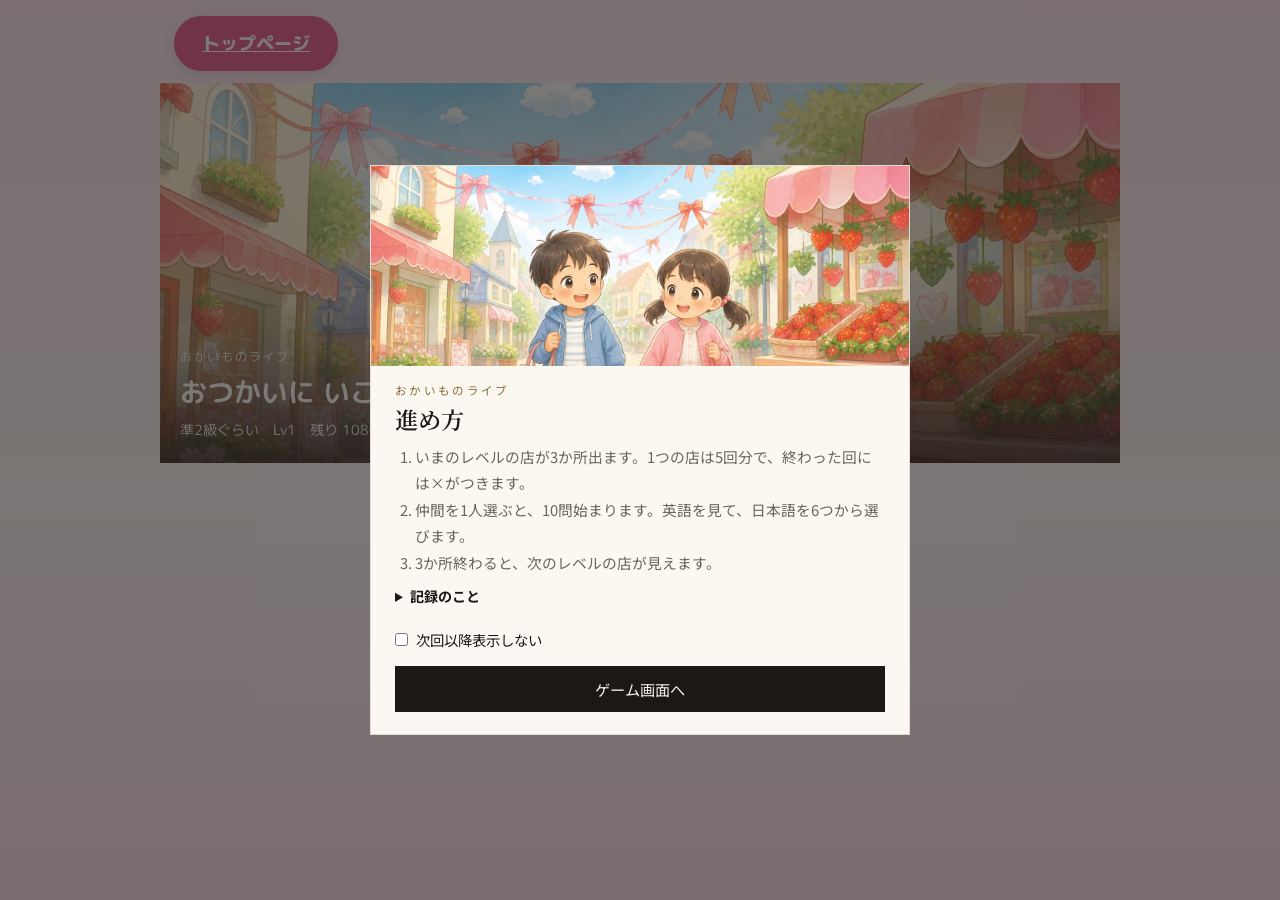
<file: shop.html>
<!DOCTYPE html>
<html lang="ja" data-taste="kawaii">
<head>
  <meta charset="UTF-8" />
  <meta name="viewport" content="width=device-width, initial-scale=1" />
  <title>おかいものライブ</title>
  <link rel="preconnect" href="https://fonts.googleapis.com" />
  <link rel="preconnect" href="https://fonts.gstatic.com" crossorigin />
  <link href="https://fonts.googleapis.com/css2?family=M+PLUS+Rounded+1c:wght@400;500;700;800&family=Noto+Sans+JP:wght@400;500;600;700&family=Noto+Serif+JP:wght@400;600;700&display=swap" rel="stylesheet" />
  <link rel="stylesheet" href="style.css?v=20261017a" />
</head>
<body>
  <section id="title" class="screen on">
    <nav class="game-bar">
      <a class="btn ghost" href="index.html">トップページ</a>
    </nav>
    <div class="kid-hero">
      <img src="img/illust-shop.jpg" alt="おかいものライブ" />
      <div class="kid-hero-copy">
        <p class="kid-kicker">おかいものライブ</p>
        <h1>おつかいに いこう</h1>
        <p class="kid-stat" id="title-level"></p>
      </div>
    </div>
    <div class="kid-actions">
      <button class="btn" id="go-map" type="button">マップ</button>
      <button class="btn ghost" id="go-miss" type="button">たすけてリスト</button>
      <button class="btn gold" id="save-xls" type="button">リストをほぞん</button>
    </div>
  </section>

  <section id="map" class="screen">
    <nav class="game-bar">
      <a class="btn ghost" href="index.html">トップページ</a>
      <button class="btn ghost" id="map-back" type="button">ゲームの最初</button>
      <div class="pill" id="map-stat">リボン 0</div>
    </nav>
    <h1 class="kid-h">おかいものマップ　<span id="map-lv">Lv1</span></h1>
    <p class="kid-hint">光っている店にいこう</p>
    <div class="map-prizes" id="map-prize" hidden>
      <div class="map-prize" data-map-level hidden>
        <p class="map-prize-lab" data-map-prize-lab>このレベルをクリアしたら</p>
        <div class="prize-fallback" data-map-prize-fallback>🎁</div>
        <img data-map-prize-img alt="レベルのごほうび" style="display:none" />
        <p data-map-prize-msg></p>
      </div>
      <div class="map-prize" data-map-all hidden>
        <p class="map-prize-lab" data-map-prize-lab>全部終わったら</p>
        <div class="prize-fallback" data-map-prize-fallback>🎁</div>
        <img data-map-prize-img alt="全部クリアのごほうび" style="display:none" />
        <p data-map-prize-msg></p>
      </div>
    </div>
    <div class="map-grid" id="map-grid"></div>
  </section>

  <section id="pick" class="screen">
    <nav class="game-bar">
      <a class="btn ghost" href="index.html">トップページ</a>
      <button class="btn ghost" id="pick-back" type="button">マップ</button>
      <div class="pill" id="pick-place">いちごのおか</div>
    </nav>
    <div class="quiz-banner" id="pick-banner"><img alt="" /></div>
    <h1 class="kid-h">だれと いく？</h1>
    <div class="char-grid" id="char-grid"></div>
  </section>

  <section id="quiz" class="screen fold-quiz">
    <nav class="game-bar">
      <a class="btn ghost" href="index.html">トップページ</a>
      <button class="btn ghost" id="quiz-quit" type="button">やめる</button>
      <div class="pill" id="q-place">いちごのおか</div>
      <div class="pill" id="q-buddy-pill">きらり</div>
    </nav>
    <div class="mini-stage" id="quiz-stage">
      <img class="mini-stage-bg" id="quiz-stage-bg" alt="" />
      <img class="mini-burst" src="img/fx/burst.png" alt="" />
      <div class="mini-stage-shine" aria-hidden="true"></div>
      <img class="mini-cheer mini-cheer-l" src="img/fx/cheer-left.png" alt="" />
      <img class="mini-cheer mini-cheer-r" src="img/fx/cheer-right.png" alt="" />
      <div class="mini-stage-fx" id="quiz-stage-fx"></div>
      <div class="mini-yell" aria-hidden="true"></div>
      <div class="mini-stage-cast">
        <div class="mini-stage-buddy" id="quiz-stage-buddy"></div>
        <div class="mini-stage-hold" id="quiz-stage-hold"></div>
      </div>
      <div class="quiz-collect mini-stage-dots">
        <span class="quiz-collect-lab" aria-hidden="true">🛒</span>
        <div class="gauge" id="gauge"></div>
      </div>
    </div>
    <div class="stage-card">
      <div class="english-row">
        <div class="english" id="english">ability</div>
        <button type="button" class="speak-btn" id="speak-word" aria-label="英単語を聞く">🔊</button>
      </div>
      <div class="choices" id="choices"></div>
      <p class="example-row">
        <span class="example" id="example"></span>
        <button type="button" class="speak-btn" id="speak-ex" aria-label="例文を聞く">🔊</button>
      </p>
    </div>
  </section>

  <section id="result" class="screen">
    <div class="stage-card" style="text-align:center">
      <div class="quiz-banner"><img src="img/scene-gift.jpg" alt="" /></div>
      <div id="result-buddy" style="margin:8px 0"></div>
      <div class="result-basket" id="result-basket">
        <div class="basket-bowl" aria-hidden="true">🛒</div>
        <div class="basket-items" id="result-basket-items"></div>
      </div>
      <p class="level-up-line" id="level-up-line" hidden></p>
      <p class="sub" id="result-msg"></p>
      <div class="prize">
        <div class="prize-near" data-prize-near>
          <div class="prize-fallback" data-prize-fallback>🎁</div>
          <img data-prize-img alt="ごほうび" style="display:none" />
          <p data-prize-msg></p>
        </div>
        <div class="prize-far" data-prize-far hidden>
          <p class="prize-far-lab" data-prize-far-lab>全部終わったら</p>
          <div class="prize-fallback" data-prize-far-fallback>🎁</div>
          <img data-prize-far-img alt="全部クリアのごほうび" style="display:none" />
          <p data-prize-far-msg></p>
        </div>
      </div>
      <div id="result-review"></div>
      <div class="btn-row">
        <button class="btn" id="next-round" type="button">つぎのおつかい</button>
        <button class="btn ghost" id="result-map" type="button">マップ</button>
        <button class="btn gold" id="result-save" type="button">リストをほぞん</button>
        <button class="btn ghost" id="result-home" type="button">ゲームの最初</button>
        <a class="btn ghost" href="index.html">トップページ</a>
      </div>
    </div>
  </section>

  <section id="miss" class="screen">
    <nav class="game-bar">
      <a class="btn ghost" href="index.html">トップページ</a>
      <button class="btn ghost" id="miss-back" type="button">ゲームの最初</button>
      <div class="pill" id="miss-count">0ご</div>
    </nav>
    <h1 class="kid-h">たすけてリスト</h1>
    <p class="miss-summary" id="miss-stat"></p>
    <div class="btn-row" style="margin: 0 0 12px">
      <button class="btn" id="review-start" type="button">このリストで遊ぶ</button>
      <button class="btn gold" id="miss-save" type="button">リストをほぞん</button>
    </div>
    <div class="stage-card" id="miss-list"></div>
  </section>

  <div class="story" id="redo-dlg">
    <div class="story-card redo-card">
      <p id="redo-text"></p>
      <div class="btn-row" id="redo-btns"></div>
      <button class="btn ghost" id="redo-cancel" type="button">やめる</button>
    </div>
  </div>
  <div class="story" id="story">
    <div class="story-card">
      <div class="quiz-banner"><img id="story-img" alt="" /></div>
      <p id="story-text"></p>
      <button class="btn" id="story-go" type="button">いく！</button>
    </div>
  </div>
  <div class="react" id="react">
    <div class="react-box">
      <div class="react-face" id="react-face"></div>
      <div class="burst" id="react-burst"></div>
      <div class="react-en" id="react-en"></div>
      <div class="react-ja" id="react-ja"></div>
    </div>
  </div>
  <div class="guide" id="guide">
    <div class="guide-card">
      <img class="guide-photo" src="img/illust-shop.jpg" alt="" />
      <p class="guide-kicker">おかいものライブ</p>
      <h2>進め方</h2>
      <ol>
        <li>いまのレベルの店が3か所出ます。1つの店は5回分で、終わった回には×がつきます。</li>
        <li>仲間を1人選ぶと、10問始まります。英語を見て、日本語を6つから選びます。</li>
        <li>3か所終わると、次のレベルの店が見えます。</li>
      </ol>
      <details class="fold">
        <summary>記録のこと</summary>
        <p>最後のレベルは、店が少ないことがあります。答えた語は、まちがえても、おかいもの・冒険・対戦の本編にはもう出ません。まちがえた語は「たすけてリスト」からやり直せます。「記録を消す」では、何回めから消すかを選べます。途中の「やめる」は、そこまで答えた分が本編から外れます。</p>
      </details>
      <label class="guide-skip"><input type="checkbox" id="guide-skip" /> 次回以降表示しない</label>
      <button type="button" class="guide-go" id="guide-go">ゲーム画面へ</button>
    </div>
  </div>
  <div class="toast" id="toast"></div>
  <script src="words.js"></script>
  <script src="world.js"></script>
  <script src="app.js?v=20261017b"></script>
  <script src="chars.js"></script>
  <script src="shop.js?v=20261017a"></script>
</body>
</html>
</file>
<file: style.css>
:root {
  --pink: #f57aa2;
  --pink-deep: #e85a8c;
  --ribbon: #ff7b54;
  --ink: #2d2a32;
  --ok: #0b9b4a;
  --ng: #e03131;
  --gold: #ffd56a;
  --card: #ffffff;
  --bg1: #fff4d6;
  --bg2: #fff9ef;
  --bg3: #eef7ff;
  --shadow: #f4c2a0;
  --choice-border: #ffe0b2;
}
html[data-taste="kawaii"] {
  --ribbon: #ff4d7a;
  --pink: #f57aa2;
  --pink-deep: #e85a8c;
  --ink: #5a3d4c;
  --shadow: #f4c2d4;
  --choice-border: #ffd0e0;
  --bg1: #ffe9f2;
  --bg2: #fff7fb;
  --bg3: #ffe4ef;
}
html[data-taste="kakkoii"] {
  --ribbon: #c41e3a;
  --pink: #e85a4c;
  --pink-deep: #8e1228;
  --ink: #2a1a12;
  --shadow: #c9b48a;
  --choice-border: #e8b923;
  --bg1: #f3ead2;
  --bg2: #fffaf0;
  --bg3: #e8d9b0;
}
html[data-taste="cool"] {
  --ribbon: #1f6f8b;
  --pink: #4aa3c0;
  --pink-deep: #164e63;
  --ink: #1b2838;
  --shadow: #9ec9d4;
  --choice-border: #7fdbda;
  --bg1: #dce8ef;
  --bg2: #f4f8fb;
  --bg3: #b9d3dc;
}
* { box-sizing: border-box; margin: 0; padding: 0; }
html.turn-kid body::before,
html.turn-par body::before {
  content: "";
  position: fixed; inset: 0; pointer-events: none; z-index: 0;
}
html.turn-kid body::before { background: rgba(255, 120, 170, 0.16); }
html.turn-par body::before { background: rgba(70, 120, 210, 0.18); }
html[data-taste="kakkoii"].turn-kid body::before { background: rgba(232, 90, 76, 0.14); }
html[data-taste="kakkoii"].turn-par body::before { background: rgba(90, 70, 40, 0.12); }
html[data-taste="cool"].turn-kid body::before { background: rgba(74, 163, 192, 0.16); }
html[data-taste="cool"].turn-par body::before { background: rgba(22, 78, 99, 0.14); }
body {
  font-family: "M PLUS Rounded 1c", "Hiragino Maru Gothic ProN", sans-serif;
  color: var(--ink);
  background: linear-gradient(180deg, var(--bg1) 0%, var(--bg2) 55%, var(--bg3) 100%);
  background-attachment: fixed;
}
.screen { display: none; max-width: 960px; margin: 0 auto; padding: 16px 14px 36px; position: relative; z-index: 1; }
.screen.on { display: block; }
.ribbon-title {
  display: inline-block; background: var(--ribbon); color: #fff;
  font-weight: 800; font-size: 0.85rem; padding: 6px 16px; border-radius: 999px;
  box-shadow: 0 3px 0 color-mix(in srgb, var(--ribbon) 70%, #000);
}
h1 { font-size: 1.85rem; margin: 8px 0 4px; }
.sub { opacity: 0.85; margin-bottom: 14px; line-height: 1.55; }
.btn {
  font-family: inherit; font-weight: 800; border: none; cursor: pointer;
  border-radius: 999px; padding: 12px 26px; font-size: 1.1rem;
  color: #fff; background: linear-gradient(#ffb08a, var(--pink-deep));
  box-shadow: 0 5px 0 color-mix(in srgb, var(--pink-deep) 70%, #000);
}
html[data-taste="kawaii"] .btn { background: linear-gradient(#ff9ec0, var(--pink-deep)); }
html[data-taste="kakkoii"] .btn { background: linear-gradient(#e85a4c, var(--pink-deep)); }
html[data-taste="cool"] .btn { background: linear-gradient(#4aa3c0, var(--pink-deep)); }
.btn:active { transform: translateY(2px); }
.btn.ghost {
  background: var(--pink-deep); color: #fff;
  box-shadow: 0 4px 0 var(--shadow); border: 2px solid var(--pink-deep);
}
html[data-taste="kawaii"] .btn.ghost,
html[data-taste="kakkoii"] .btn.ghost,
html[data-taste="cool"] .btn.ghost {
  background: var(--pink-deep); color: #fff;
}
.btn.gold { background: linear-gradient(#ffe08a, #f5b942); color: #6a3b12; box-shadow: 0 5px 0 #d49a20; }
.btn-row { display: flex; flex-wrap: wrap; gap: 10px; justify-content: center; margin-top: 16px; }
.btn-row[hidden] { display: none !important; }
.hud { display: flex; justify-content: space-between; align-items: center; gap: 8px; margin-bottom: 10px; flex-wrap: wrap; }
.pill { background: #fff; border-radius: 999px; padding: 6px 12px; font-weight: 800; box-shadow: 0 3px 0 var(--shadow); }
.stage-card {
  background: var(--card); border-radius: 24px; padding: 16px;
  box-shadow: 0 10px 0 var(--shadow); position: relative;
}
.english { text-align: center; font-size: 2.35rem; font-weight: 800; color: var(--ribbon); margin: 6px 0 12px; }
.english-row, .example-row {
  display: flex; align-items: center; justify-content: center; gap: 8px; flex-wrap: wrap;
}
.english-row { margin-bottom: 4px; }
.english-row .english { margin: 6px 0; }
.example-row { margin: 12px 4px 0; }
.example {
  margin: 0; text-align: center; font-weight: 800; font-size: 1.05rem;
  line-height: 1.5; color: var(--ink); opacity: 0.88;
}
.example b { color: var(--ribbon); font-weight: 800; }
.speak-btn {
  flex: 0 0 auto; width: 44px; height: 44px; border-radius: 50%;
  border: 3px solid var(--choice-border); background: #fff; color: var(--ink);
  box-shadow: 0 3px 0 var(--shadow); font-size: 1.15rem; line-height: 1;
  cursor: pointer; padding: 0; touch-action: manipulation;
}
.speak-btn:active { transform: translateY(2px); box-shadow: 0 1px 0 var(--shadow); }
.speak-btn:disabled { opacity: 0.4; cursor: not-allowed; box-shadow: none; }
.choices { display: grid; grid-template-columns: 1fr 1fr 1fr; gap: 10px; }
.choices.four { grid-template-columns: 1fr 1fr; }
.choice {
  font-family: inherit; font-weight: 800; font-size: 0.92rem; min-height: 92px;
  border-radius: 16px; border: 3px solid var(--choice-border); background: #fff; color: var(--ink);
  cursor: pointer; padding: 8px 6px; box-shadow: 0 4px 0 var(--shadow);
  line-height: 1.35; white-space: normal;
}
.choice .g1, .choice .g2 { display: block; }
.choice .g2 { margin-top: 4px; font-size: 0.82rem; }
.choice.ok {
  background: #b2f2bb; border-color: var(--ok); border-width: 5px;
  color: #056b32; transform: scale(1.04); box-shadow: 0 4px 0 #0b7a3a;
}
.choice.ng {
  background: #ffc9c9; border-color: var(--ng); border-width: 5px;
  color: #a61e1e; box-shadow: 0 4px 0 #c92a2a;
}
.choice[disabled] { cursor: default; }
.map-grid { display: grid; grid-template-columns: repeat(3, 1fr); gap: 10px; }
.place, .game-card, .char-card {
  background: #fff; border-radius: 18px; padding: 10px 8px; text-align: center;
  box-shadow: 0 5px 0 var(--shadow); border: 3px solid var(--choice-border); cursor: pointer;
}
.place { min-height: 108px; }
.place.done { opacity: 1; cursor: default; }
.place.lock { opacity: 0.42; filter: grayscale(0.35); cursor: default; }
.place { position: relative; }
.place-no {
  position: absolute; top: 8px; left: 8px; z-index: 1;
  width: 28px; height: 28px; border-radius: 50%;
  background: var(--ribbon); color: #fff; font-weight: 800;
  display: flex; align-items: center; justify-content: center;
  font-size: 0.85rem; box-shadow: 0 2px 0 color-mix(in srgb, var(--ribbon) 70%, #000);
}
.redo-btn {
  display: inline-block; margin-top: 6px; font-family: inherit; font-weight: 800;
  font-size: 0.78rem; padding: 4px 10px; border-radius: 999px; cursor: pointer;
  border: 2px solid var(--choice-border); background: #fff; color: var(--pink-deep);
}
.role-row { display: flex; flex-wrap: wrap; gap: 4px; justify-content: center; margin-top: 6px; }
.role-btn {
  font-family: inherit; font-size: 0.72rem; font-weight: 700; padding: 4px 8px;
  border-radius: 999px; border: 2px solid var(--choice-border); background: #fff;
  color: var(--ink); cursor: pointer;
}
.role-btn.on { border-color: var(--ribbon); background: #fff7f0; color: var(--pink-deep); }
.role-tags { font-size: 0.72rem; font-weight: 700; margin-top: 4px; opacity: 0.85; }
.atlas-slot { padding: 8px 4px 10px; }
.cell .redo-btn, .place .redo-btn {
  display: block;
  width: fit-content;
  margin: 8px 4px 0 auto;
}
.path-map {
  position: relative;
  max-width: 480px;
  margin: 0 auto 12px;
  padding: 4px 8px 12px;
}
.path-svg {
  position: absolute;
  left: 0;
  top: 0;
  z-index: 0;
  pointer-events: none;
  overflow: visible;
}
.path-svg-base {
  stroke: #f08aaa;
  stroke-width: 14;
  stroke-linecap: round;
}
.path-svg-done {
  stroke: var(--ribbon);
  stroke-width: 14;
  stroke-linecap: round;
}
.path-stop {
  position: relative;
  z-index: 1;
  display: grid;
  grid-template-columns: 104px 1fr;
  gap: 14px;
  align-items: center;
  width: 100%;
  margin: 0 0 14px;
  padding: 0;
  border: none;
  background: transparent;
  box-shadow: none;
  text-align: left;
  font-family: inherit;
  color: inherit;
  cursor: pointer;
}
.path-stop:last-child { margin-bottom: 0; }
.path-node {
  width: 104px;
  height: 104px;
  border-radius: 50%;
  overflow: hidden;
  border: 4px solid var(--choice-border);
  position: relative;
  background: #fff;
  box-shadow: 0 4px 0 var(--shadow);
}
.path-node img {
  width: 100%;
  height: 100%;
  object-fit: cover;
  object-position: center 40%;
  display: block;
}
.path-info {
  display: block;
  background: #fff;
  border-radius: 16px;
  padding: 10px 14px 12px;
  border: 3px solid var(--choice-border);
  box-shadow: 0 4px 0 var(--shadow);
}
.path-info .nm { display: block; font-weight: 800; font-size: 1rem; }
.path-info .st { display: block; font-size: 0.82rem; margin-top: 2px; }
.path-info .redo-btn {
  display: block;
  width: fit-content;
  margin: 8px 0 0 auto;
}
.path-stop.done { cursor: default; }
.path-stop.done .redo-btn { cursor: pointer; }
.path-stop.now .path-node {
  border-color: var(--ribbon);
  box-shadow: 0 0 0 4px var(--gold), 0 4px 0 var(--pink-deep);
}
.path-stop.now .path-info { border-color: var(--ribbon); }
.path-stop.done .path-node { border-color: var(--ok); }
.path-stop.lock { cursor: default; }
.path-stop.lock .path-node { opacity: 0.42; filter: grayscale(0.35); }
.path-stop.lock .path-info { opacity: 0.55; }
.path-stop .place-no { top: 6px; left: 6px; }
.place.now { border-color: var(--ribbon); box-shadow: 0 5px 0 var(--pink-deep), 0 0 0 4px var(--gold); }
.place .ico, .game-card .ico { font-size: 2rem; line-height: 1.2; }
.place .nm, .char-card .nm { font-weight: 800; font-size: 0.92rem; }
.place .st { font-size: 0.78rem; margin-top: 2px; }
.step-marks {
  display: flex; flex-wrap: wrap; gap: 2px; justify-content: center; align-items: center;
}
.step-mark {
  position: relative;
  display: inline-flex;
  width: 1.45em; height: 1.45em;
  align-items: center; justify-content: center;
  font-size: 1.15rem; line-height: 1;
}
.step-mark .step-ico { display: block; }
.step-mark.done .step-ico { filter: grayscale(0.15); opacity: 0.9; }
.step-mark .step-x {
  position: absolute; inset: -2px;
  display: flex; align-items: center; justify-content: center;
  font-size: 0.95em; font-weight: 900; color: #d81b60;
  text-shadow: 0 0 2px #fff, 0 1px 0 #fff, 0 -1px 0 #fff;
  pointer-events: none;
}
.step-mark.now {
  transform: scale(1.12);
}
.journey-marks {
  display: flex; justify-content: center; margin: 0 0 10px;
}
.journey-marks .step-mark { font-size: 1.7rem; width: 1.8em; height: 1.8em; }
.atlas-moods {
  display: flex; justify-content: center; gap: 8px; margin-bottom: 6px;
}
.atlas-moods .mood { display: flex; flex-direction: column; align-items: center; gap: 2px; }
.atlas-moods .mood-lab { font-size: 0.68rem; font-weight: 700; opacity: 0.8; }
.atlas-moods img, .atlas-moods .face-ph {
  width: 72px; height: 72px; border-radius: 50%; object-fit: cover;
  border: 3px solid var(--choice-border); background: #fff;
  margin: 0;
}
.char-name { font-weight: 800; font-size: 0.95rem; }
.photo-lab {
  display: block; font-size: 0.72rem; font-weight: 700; margin-top: 6px; text-align: center;
}
.photo-lab input[type="file"] { display: block; margin: 2px auto 0; max-width: 100%; }
span.face-ph {
  display: inline-flex; align-items: center; justify-content: center;
  border-radius: 50%; background: #fff3e8; border: 3px solid var(--choice-border);
  font-weight: 800; font-size: 1.4rem; color: var(--pink-deep);
}
.buddy-wrap span.face-ph { width: 88px; height: 88px; }
.redo-card { padding: 22px 18px 18px; }
.redo-card p { padding: 0; }
.story-card.redo-card .btn { margin: 4px; }
.redo-card .btn-row { justify-content: center; flex-wrap: wrap; margin-bottom: 8px; }
.game-grid { display: grid; grid-template-columns: 1fr 1fr; gap: 14px; margin-top: 18px; }
.game-card { padding: 22px 12px; }
.game-card h2 { font-size: 1.2rem; margin: 6px 0 4px; }
.char-grid { display: grid; grid-template-columns: repeat(3, 1fr); gap: 8px; }
.char-card { padding: 8px 6px; }
.char-card:hover, .char-card.on { border-color: var(--ribbon); }
.char-card .tr { font-size: 0.72rem; line-height: 1.35; margin-top: 4px; }
.char-card img.face, .buddy-wrap img.face {
  width: 88px; height: 88px; object-fit: cover; border-radius: 50%;
  border: 3px solid var(--choice-border);
}
img.face.mood-happy { filter: saturate(1.25) brightness(1.08); }
img.face.mood-sad { filter: saturate(0.55) brightness(0.88) grayscale(0.15); }
.buddy-row { display: flex; align-items: flex-end; justify-content: center; gap: 12px; margin-top: 12px; min-height: 140px; }
.buddy-wrap { text-align: center; }
.buddy-wrap.happy svg, .buddy-wrap.happy img { animation: bounce 0.45s ease; }
.buddy-wrap.sad svg, .buddy-wrap.sad img { animation: shake 0.45s ease; }
.buddy-name { font-weight: 800; font-size: 0.9rem; }
.gauge { display: flex; justify-content: center; gap: 4px; margin: 4px 0 8px; flex-wrap: wrap; }
.gdot {
  width: 28px; height: 28px; border-radius: 50%;
  background: #fff3e6; display: grid; place-items: center; font-size: 1rem;
  box-shadow: inset 0 0 0 2px var(--choice-border);
}
.gdot.on { background: #fff; box-shadow: 0 0 0 3px var(--gold), 0 2px 0 var(--ribbon); transform: scale(1.08); }
.gdot.bad { box-shadow: 0 0 0 3px #ff8aa8, 0 2px 0 var(--ng); }
.miss-row { display: flex; justify-content: space-between; gap: 8px; padding: 8px 0; border-bottom: 1px dashed var(--choice-border); font-weight: 700; text-align: left; }
.miss-row .ja { text-align: right; white-space: pre-line; font-size: 0.92rem; }
.adult { margin-top: 8px; text-align: left; font-size: 0.95rem; }
.adult h2 { font-size: 1.15rem; margin: 18px 0 8px; border-bottom: 1px solid var(--choice-border); padding-bottom: 4px; }
#adult, #adult input, #adult button, #adult label, #adult .pill, #adult .lab, #adult .sub {
  font-family: "Noto Serif JP", "Yu Mincho", "Hiragino Mincho ProN", "MS Mincho", serif;
}
#adult .btn { font-weight: 700; border-radius: 8px; font-family: inherit; }
.name-row { display: flex; flex-direction: column; gap: 4px; margin-top: 6px; }
.name-row input[type="text"] { max-width: 100%; font-size: 0.9rem; padding: 6px 8px; }
.field { margin: 12px 0; }
.field label, .field .lab { font-weight: 800; display: block; margin-bottom: 6px; }
.field select, .field input[type="text"] {
  font-family: inherit; font-weight: 700; font-size: 1rem;
  padding: 8px 12px; border-radius: 12px; border: 2px solid var(--choice-border); width: 100%; max-width: 420px;
}
.seg { display: flex; flex-wrap: wrap; gap: 8px; }
.seg label {
  background: #fff; border: 2px solid var(--choice-border); border-radius: 999px;
  padding: 8px 14px; font-weight: 800; cursor: pointer;
}
.seg input { display: none; }
.seg label.on, .seg label:has(input:checked) { border-color: var(--ribbon); background: #fff7f0; }
.toggle-row { display: flex; align-items: center; gap: 10px; font-weight: 800; }
.toggle-row input { width: 20px; height: 20px; }
.story, .react {
  position: fixed; inset: 0; display: none; align-items: center; justify-content: center;
  z-index: 20; padding: 16px;
}
.story { background: rgba(90, 40, 60, 0.45); z-index: 30; }
.story.on, .react.on { display: flex; }
.story-card {
  background: #fff; border-radius: 24px; padding: 22px 18px; max-width: 420px; width: 100%;
  text-align: center; box-shadow: 0 12px 0 var(--shadow); font-weight: 800;
}
.story-ico { font-size: 3rem; margin-bottom: 8px; }
.story-card p { font-size: 1.15rem; line-height: 1.6; margin: 8px 0 16px; }
.toast {
  position: fixed; left: 50%; bottom: 22px; transform: translateX(-50%);
  background: var(--ink); color: #fff; padding: 10px 16px; border-radius: 999px;
  font-weight: 800; display: none; z-index: 9;
}
.prize { margin: 14px 0 8px; text-align: center; }
.prize[hidden] { display: none !important; }
.prize img, .prize-preview {
  width: 100%; max-width: 360px; height: auto; border-radius: 18px;
  box-shadow: 0 8px 0 var(--shadow); border: 3px solid var(--choice-border);
}
.prize-near {
  padding: 8px 4px 4px;
}
.prize-far[hidden] { display: none !important; }
.prize-far {
  margin-top: 16px; padding: 10px 8px 4px;
  opacity: 0.78; transform: scale(0.72); transform-origin: top center;
}
.prize-far-lab {
  font-size: 0.82rem; font-weight: 800; margin: 0 0 6px; opacity: 0.8;
}
.prize-far img {
  max-width: 200px;
  box-shadow: 0 4px 0 var(--shadow);
}
.prize-far .prize-fallback {
  width: 88px; height: 88px; font-size: 2.2rem;
}
.level-up-line {
  font-weight: 800; font-size: 1.25rem; color: var(--pink-deep);
  margin: 8px 0 4px;
}
.level-up-line[hidden] { display: none !important; }
.map-prizes {
  display: flex; flex-wrap: wrap; justify-content: center; gap: 12px;
  max-width: 760px; margin: 0 auto 16px;
}
.map-prizes[hidden] { display: none !important; }
.map-prize {
  flex: 1 1 220px; max-width: 320px; margin: 0; text-align: center;
  background: #fff; border: 3px solid var(--choice-border); border-radius: 18px;
  padding: 10px 12px 12px; box-shadow: 0 6px 0 var(--shadow);
}
.map-prize[hidden] { display: none !important; }
.map-prize-lab { font-weight: 800; margin: 0 0 6px; }
.map-prize img {
  width: 100%; max-width: 220px; height: auto; border-radius: 14px;
  border: 3px solid var(--choice-border);
}
.map-prize .prize-fallback {
  width: 88px; height: 88px; font-size: 2.2rem; margin: 0 auto;
}
.map-prize p { margin: 8px 0 0; font-weight: 800; font-size: 0.92rem; }
.map-prize p[hidden] { display: none !important; }
.level-prize-slot {
  background: #fff; border: 1px solid rgba(28,25,21,0.12); border-radius: 12px;
  padding: 12px 12px 8px; margin: 0 0 12px;
}
.level-prize-slot h4 { margin: 0 0 8px; font-size: 1.05rem; }
#allclear-fields[hidden], #level-prize-fields[hidden] { display: none !important; }
.prize-fallback {
  width: 160px; height: 160px; margin: 0 auto; border-radius: 24px;
  background: linear-gradient(#ffe08a, #ffb347); display: grid; place-items: center;
  font-size: 4rem; box-shadow: 0 8px 0 var(--shadow);
}
.prize p { margin-top: 10px; font-weight: 800; font-size: 1.05rem; line-height: 1.55; }
.click-shield {
  position: fixed; inset: 0; z-index: 10000; touch-action: none;
}
.react { pointer-events: none; z-index: 40; }
.react.on { pointer-events: auto; cursor: pointer; }
.react-box {
  background: #fff; border-radius: 28px; padding: 16px 16px 22px;
  max-width: 440px; width: min(92vw, 440px); text-align: center;
  animation: pop 0.45s ease; box-shadow: 0 12px 0 rgba(0,0,0,0.14);
  pointer-events: auto; cursor: default; border: 6px solid #ddd;
}
.react-box::before {
  display: block; font-size: 1.85rem; font-weight: 800;
  letter-spacing: 0.06em; margin-bottom: 8px;
}
.react-face { display: flex; justify-content: center; gap: 12px; margin-bottom: 10px; min-height: 168px; }
.react-face img.face {
  width: 168px; height: 168px; object-fit: cover; border-radius: 50%;
  border: 5px solid var(--choice-border); background: #fff8f0;
  box-shadow: 0 8px 0 rgba(0,0,0,0.12);
}
.react.ng .burst:empty { display: none; }
.react .burst { font-size: 2.4rem; font-weight: 800; text-shadow: none; color: var(--ribbon); }
.react-en { font-size: 2.1rem; font-weight: 800; margin-top: 6px; color: var(--ink); }
.react-ja { font-size: 1.25rem; font-weight: 800; margin-top: 2px; line-height: 1.45; white-space: pre-line; color: var(--ink); }
.react.ok { background: rgba(186, 224, 198, 0.38); }
.react.ng { background: rgba(242, 206, 200, 0.38); }
.react.ok .react-box {
  background: #f7fcf8; border-color: #c5e3cf;
  box-shadow: 0 12px 0 rgba(150, 190, 165, 0.28);
}
.react.ok .react-box::before { content: "○ せいかい"; color: #5a8f6c; }
.react.ok .burst { color: #5a8f6c; }
.react.ok .react-en, .react.ok .react-ja { color: #4a7a5c; }
.react.ok .react-face img.face { border-color: #c5e3cf; }
.react.ng .react-box {
  background: #fdf8f7; border-color: #ebcfcb;
  box-shadow: 0 12px 0 rgba(200, 170, 165, 0.28);
}
.react.ng .react-box::before { content: "× ざんねん"; color: #a07a76; }
.react.ng .burst, .react.ng .react-en, .react.ng .react-ja { color: #a07a76; }
.react.ng .react-face img.face { border-color: #ebcfcb; }
.board { display: grid; grid-template-columns: repeat(5, minmax(70px, 1fr)); gap: 10px; }
.cell {
  border: 2px solid var(--choice-border); border-radius: 12px; padding: 10px;
  text-align: center; background: #fffaf3;
}
.cell.active { border-color: var(--ribbon); background: #fff1e8; }
.cell.cleared { border-color: var(--ok); background: #ebfbee; }
.inventory { display: flex; flex-wrap: wrap; gap: 8px; }
.chip { background: #edf2ff; color: #364fc7; padding: 6px 10px; border-radius: 999px; font-size: 0.85rem; font-weight: 800; }
.friend-slots { display: grid; grid-template-columns: repeat(auto-fill, minmax(148px, 1fr)); gap: 10px; }
.friend-slot { text-align: center; }
.friend-slot img, .friend-slot .ph {
  width: 96px; height: 96px; border-radius: 50%; object-fit: cover;
  border: 3px solid var(--choice-border); background: #fff; display: grid; place-items: center;
  margin: 0 auto 6px; font-size: 2rem;
}
.deco { font-size: 1.6rem; }
.center { text-align: center; }
@keyframes pop { from { transform: scale(0.4); opacity: 0; } to { transform: scale(1); opacity: 1; } }
@keyframes bounce { 0%,100% { transform: translateY(0); } 40% { transform: translateY(-18px); } }
@keyframes shake { 0%,100% { transform: translateX(0); } 25% { transform: translateX(-8px); } 75% { transform: translateX(8px); } }
@media (max-width: 720px) {
  .choices { grid-template-columns: 1fr 1fr; }
  .map-grid, .char-grid, .game-grid { grid-template-columns: 1fr 1fr; }
  .english { font-size: 1.8rem; }
  .example { font-size: 0.95rem; }
  .board { grid-template-columns: repeat(5, 1fr); }
}

/* トップ（保護者向け）。ゲーム画面の子ども用スタイルは上の変数を使う */
html.landing {
  --lp-paper: #f3eee6;
  --lp-ink: #1c1915;
  --lp-muted: #6b645c;
  --lp-gold: #8d6b3a;
  --lp-line: rgba(28, 25, 21, 0.12);
  --lp-card: #fbf8f2;
  --lp-dark: #241f1b;
}
html.landing,
html.landing[data-taste="kawaii"],
html.landing[data-taste="kakkoii"],
html.landing[data-taste="cool"] {
  background: var(--lp-paper);
}
html.landing body {
  font-family: "Noto Sans JP", "Hiragino Sans", sans-serif;
  color: var(--lp-ink);
  background: var(--lp-paper);
}
html.landing h1, html.landing h2, html.landing h3 {
  font-family: "Noto Serif JP", "Yu Mincho", serif;
  font-weight: 600;
  letter-spacing: 0.02em;
}
html.landing { scroll-behavior: smooth; scroll-padding-top: 72px; }
html.landing #hub.screen {
  display: none;
  max-width: none;
  margin: 0;
  padding: 0;
}
html.landing #hub.screen.on { display: block; }
html.landing #adult.screen {
  max-width: none;
  margin: 0;
  padding: 0 0 64px;
}
html.landing #adult-back.lp-brand {
  background: none;
  border: none;
  cursor: pointer;
  text-align: left;
  padding: 0;
  color: inherit;
}
.adult-page {
  width: min(880px, calc(100% - 48px));
  margin: 28px auto 0;
  text-align: left;
}
html.landing #adult h2 {
  font-size: 1.35rem;
  margin: 28px 0 10px;
  border-bottom: 1px solid var(--lp-line);
  padding-bottom: 8px;
}
html.landing #adult h3.prize-sub {
  font-size: 1.05rem;
  margin: 22px 0 10px;
  font-weight: 600;
}
#prize-fields[hidden] { display: none !important; }
html.landing #adult .sub { color: var(--lp-muted); font-weight: 400; }
html.landing #adult .lab { font-weight: 600; }
html.landing #adult .seg label {
  border-radius: 2px;
  font-weight: 500;
  border-color: var(--lp-line);
  box-shadow: none;
}
html.landing #adult .seg label:has(input:checked) {
  border-color: var(--lp-ink);
  background: #fff;
}
html.landing #adult input[type="text"] {
  border-radius: 2px;
  border-color: var(--lp-line);
  font-weight: 500;
}
html.landing #adult .friend-slot img,
html.landing #adult .friend-slot .ph,
html.landing #adult .friend-slot .face-ph {
  border-color: var(--lp-line);
}
html.landing #adult .role-btn {
  border-radius: 2px;
}
html.landing #adult .role-btn.on {
  border-color: var(--lp-ink);
  background: #fff;
}
.lp-header {
  position: sticky; top: 0; z-index: 8;
  display: flex; align-items: center; justify-content: space-between; gap: 16px;
  padding: 14px 28px;
  background: color-mix(in srgb, var(--lp-paper) 88%, transparent);
  backdrop-filter: blur(10px);
  border-bottom: 1px solid var(--lp-line);
}
.lp-brand { text-decoration: none; color: inherit; display: grid; line-height: 1.15; }
.lp-brand-en { font-size: 0.68rem; letter-spacing: 0.28em; color: var(--lp-gold); }
.lp-brand-ja { font-family: "Noto Serif JP", serif; font-size: 1.05rem; }
.lp-nav { display: flex; align-items: center; gap: 18px; flex-wrap: wrap; }
.lp-nav a, .lp-nav-btn, .lp-footer nav a, .lp-footer nav button {
  font-size: 0.86rem; color: var(--lp-ink); text-decoration: none;
  background: none; border: none; cursor: pointer; font-family: inherit; padding: 0;
}
.lp-nav a:hover, .lp-nav-btn:hover, .lp-footer nav a:hover, .lp-footer nav button:hover {
  color: var(--lp-gold);
}
.lp-nav-btn {
  border: 1px solid var(--lp-ink); padding: 6px 12px; border-radius: 999px;
}
.lp-menu {
  display: none; font-family: inherit; font-size: 0.82rem;
  border: 1px solid var(--lp-ink); background: transparent; padding: 6px 12px; cursor: pointer;
}
.lp-hero {
  position: relative; min-height: min(88vh, 820px);
  display: grid; align-items: end; overflow: hidden;
}
.lp-hero-img {
  position: absolute; inset: 0; width: 100%; height: 100%;
  object-fit: cover; object-position: center 30%;
}
.lp-hero-shade {
  position: absolute; inset: 0;
  background: linear-gradient(90deg, rgba(28,25,21,0.72) 0%, rgba(28,25,21,0.28) 48%, rgba(28,25,21,0.08) 100%);
}
.lp-hero-copy {
  position: relative; z-index: 1;
  width: min(40rem, calc(100% - 64px));
  margin-left: max(32px, 6vw);
  padding: 72px 0 64px;
  color: #f7f3ec;
}
.lp-kicker {
  font-size: 0.72rem; letter-spacing: 0.22em; text-transform: uppercase;
  color: #e2c48a; margin-bottom: 12px;
}
.lp-kicker.dark { color: var(--lp-gold); }
.lp-hero h1 { font-size: clamp(1.8rem, 3.2vw, 2.75rem); line-height: 1.35; margin-bottom: 16px; }
.lp-lead, .lp-intro { line-height: 1.9; font-size: 0.98rem; }
.lp-lead { opacity: 0.92; margin-bottom: 28px; }
.lp-hero-actions { display: flex; flex-wrap: wrap; gap: 10px; margin-bottom: 18px; }
.lp-btn {
  display: inline-flex; align-items: center; justify-content: center;
  text-decoration: none; font-family: inherit; font-size: 0.92rem;
  padding: 12px 22px; border-radius: 2px; cursor: pointer; border: 1px solid transparent;
}
.lp-btn-solid { background: #f7f3ec; color: var(--lp-ink); }
.lp-btn-ghost { background: transparent; color: #f7f3ec; border-color: rgba(247,243,236,0.55); }
.lp-progress { font-size: 0.86rem; letter-spacing: 0.04em; opacity: 0.82; }
.lp-safety {
  background: #f7f3ec;
  padding: 36px 0;
  border-bottom: 1px solid var(--lp-line);
}
.lp-safety-row {
  display: grid;
  grid-template-columns: repeat(3, 1fr);
  gap: 28px;
}
.lp-safety h3 { font-size: 1.05rem; margin-bottom: 6px; }
.lp-safety p { color: var(--lp-muted); line-height: 1.75; font-size: 0.92rem; }
#safety, #board, .lp-section { scroll-margin-top: 72px; }
.lp-section { padding: 56px 0; }
.lp-section-alt { background: #ebe4d8; }
.lp-wrap { width: min(1080px, calc(100% - 48px)); margin: 0 auto; }
.lp-section h2 { font-size: 1.85rem; margin-bottom: 12px; }
.lp-intro { color: var(--lp-muted); max-width: 42em; margin-bottom: 36px; }
.lp-story { max-width: 42em; margin-bottom: 28px; }
.lp-story p { color: var(--lp-muted); line-height: 1.9; font-size: 0.98rem; margin-bottom: 14px; }
.lp-story a { color: var(--lp-ink); }
.lp-games { display: grid; grid-template-columns: repeat(2, 1fr); gap: 22px; }
.lp-game-boss { box-shadow: inset 0 0 0 1px rgba(90, 60, 20, 0.28); }
.lp-game {
  display: grid; grid-template-rows: 260px auto;
  background: var(--lp-card); color: inherit; text-decoration: none;
  border: 1px solid var(--lp-line); overflow: hidden;
}
.lp-game img { width: 100%; height: 260px; object-fit: cover; object-position: center 12%; display: block; }
.lp-game-body { padding: 22px 22px 24px; }
.lp-game-tag { font-size: 0.72rem; letter-spacing: 0.16em; color: var(--lp-gold); }
.lp-game h3 { font-size: 1.35rem; margin: 6px 0 10px; }
.lp-game p { color: var(--lp-muted); line-height: 1.75; font-size: 0.92rem; }
.lp-game-go {
  display: inline-block; margin-top: 16px; font-size: 0.82rem; letter-spacing: 0.08em;
  border-bottom: 1px solid var(--lp-ink); padding-bottom: 2px;
}
.lp-game:hover .lp-game-go { color: var(--lp-gold); border-color: var(--lp-gold); }
.lp-split { display: grid; grid-template-columns: 1.15fr 0.85fr; gap: 48px; align-items: start; }
.lp-points { display: grid; gap: 22px; margin-top: 28px; }
.lp-points h3, .lp-facts h3, .lp-news h3, .lp-steps h3 { font-size: 1.05rem; margin-bottom: 6px; }
.lp-points p, .lp-facts p, .lp-news p, .lp-steps p, .lp-aside p { color: var(--lp-muted); line-height: 1.8; font-size: 0.92rem; }
.lp-figure { margin: 8px 0 0; }
.lp-figure img { width: 100%; height: 420px; object-fit: cover; display: block; }
.lp-figure figcaption { font-size: 0.78rem; color: var(--lp-muted); margin-top: 10px; }
.lp-steps { list-style: none; display: grid; grid-template-columns: 1fr 1fr; gap: 28px 36px; }
.lp-steps.lp-steps-3 { grid-template-columns: repeat(3, 1fr); max-width: none; }
.lp-more { display: grid; gap: 0; max-width: 40em; }
.lp-more details { border-bottom: 1px solid var(--lp-line); }
.lp-more summary {
  cursor: pointer; font-weight: 700; padding: 16px 4px; list-style: none;
}
.lp-more summary::-webkit-details-marker { display: none; }
.lp-more summary::before { content: "＋  "; color: var(--lp-gold); font-weight: 600; }
.lp-more details[open] summary::before { content: "－  "; }
.lp-more details p {
  color: var(--lp-muted); line-height: 1.8; font-size: 0.92rem; margin: 0 0 16px;
}
.fold { margin: 0 0 16px; }
.fold summary { cursor: pointer; font-size: 0.88rem; font-weight: 700; }
.fold p { margin: 8px 0 0; line-height: 1.7; }
.guide-card .fold { margin: 0 24px 12px; color: #6b645c; font-size: 0.9rem; line-height: 1.75; }
.guide-card .fold summary { color: #1c1915; }
html.landing #adult .fold summary { color: var(--lp-ink); font-weight: 700; }
html.landing #adult .fold p { color: var(--lp-muted); font-weight: 400; }
.lp-steps li { display: grid; grid-template-columns: 52px 1fr; gap: 12px; }
.lp-num { font-family: "Noto Serif JP", serif; font-size: 1.35rem; color: var(--lp-gold); }
.lp-note { margin-top: 28px; font-size: 0.86rem; color: var(--lp-muted); line-height: 1.75; }
.lp-two { display: grid; grid-template-columns: 1.2fr 0.8fr; gap: 48px; }
.lp-news { list-style: none; display: grid; gap: 22px; }
.lp-news li { display: grid; grid-template-columns: 92px 1fr; gap: 16px; padding-bottom: 18px; border-bottom: 1px solid var(--lp-line); }
.lp-news time { font-size: 0.78rem; color: var(--lp-gold); letter-spacing: 0.06em; }
.lp-aside { background: var(--lp-card); padding: 28px 24px; border: 1px solid var(--lp-line); }
.lp-aside .lp-btn { margin-top: 18px; }
.lp-facts { display: grid; grid-template-columns: repeat(3, 1fr); gap: 28px; margin-top: 28px; }
.lp-footer { border-top: 1px solid var(--lp-line); padding: 36px 0 28px; }
.lp-footer-row { display: flex; justify-content: space-between; gap: 24px; align-items: flex-start; }
.lp-footer nav { display: flex; flex-wrap: wrap; gap: 14px 18px; }
.lp-copy { width: min(1080px, calc(100% - 48px)); margin: 18px auto 0; font-size: 0.78rem; color: var(--lp-muted); }
html.landing #adult .stage-card {
  background: var(--lp-card); box-shadow: none; border: 1px solid var(--lp-line); border-radius: 4px;
}
html.landing #adult .btn {
  border-radius: 2px; box-shadow: none;
  background: var(--lp-ink); color: #f7f3ec; font-weight: 600;
}
html.landing #adult .btn.ghost {
  background: #fff; color: var(--lp-ink); border: 1px solid var(--lp-ink);
}
@media (max-width: 860px) {
  .lp-header { padding: 12px 16px; }
  .lp-menu { display: inline-flex; }
  .lp-nav {
    display: none; position: absolute; top: 56px; right: 16px; left: 16px;
    background: var(--lp-paper); border: 1px solid var(--lp-line);
    padding: 16px; flex-direction: column; align-items: flex-start; gap: 12px;
  }
  .lp-nav.open { display: flex; }
  .lp-hero { min-height: 72vh; }
  .lp-hero-copy { width: calc(100% - 40px); margin-left: 20px; padding: 56px 0 40px; }
  .lp-hero-shade {
    background: linear-gradient(180deg, rgba(28,25,21,0.2) 0%, rgba(28,25,21,0.78) 100%);
  }
  .lp-games, .lp-split, .lp-two, .lp-steps, .lp-steps.lp-steps-3, .lp-facts, .lp-safety-row { grid-template-columns: 1fr; }
  .lp-figure img { height: 240px; }
  .lp-news li { grid-template-columns: 1fr; gap: 4px; }
  .lp-footer-row { flex-direction: column; }
  .lp-section { padding: 56px 0; }
}

html:not(.landing) .btn {
  box-shadow: 0 4px 14px rgba(40, 20, 30, 0.12);
}
html:not(.landing) .stage-card {
  box-shadow: 0 10px 28px rgba(40, 20, 30, 0.08);
}
.kid-hero {
  position: relative;
  margin: 12px -14px 40px;
  overflow: hidden;
}
.kid-hero img {
  width: 100%; height: 380px; object-fit: cover; object-position: center 8%; display: block;
}
.kid-hero-copy {
  position: absolute; left: 0; right: 0; bottom: 0;
  padding: 56px 20px 22px;
  background: linear-gradient(180deg, transparent, rgba(30, 18, 26, 0.78));
  color: #fff;
}
.kid-kicker {
  font-size: 0.78rem; letter-spacing: 0.14em; opacity: 0.9; margin-bottom: 6px;
}
.kid-hero h1 { color: #fff; margin: 0; font-size: 1.7rem; }
.kid-stat { margin-top: 8px; font-size: 0.88rem; opacity: 0.9; }
.kid-actions {
  display: flex; flex-wrap: wrap; gap: 10px; justify-content: center;
  padding: 4px 8px 28px;
}
.kid-h { text-align: center; margin: 6px 0 14px; }
.miss-summary {
  text-align: center; font-weight: 800; line-height: 1.6;
  margin: -6px 12px 14px; font-size: 1.02rem;
}
.miss-summary b { color: var(--ribbon); }
#miss .game-bar { justify-content: center; }
#miss .game-bar .pill { margin-left: 0; }
.game-bar {
  display: flex; flex-wrap: wrap; align-items: center; gap: 8px;
  margin-bottom: 12px;
}
.game-bar .pill { margin-left: auto; }
.kid-line { font-weight: 800; text-align: center; line-height: 1.6; margin: 8px 0 12px; }
.kid-hint { font-size: 0.82rem; text-align: center; opacity: 0.75; margin-top: 8px; }
.kid-open { max-width: 560px; margin: 0 auto 28px; }
.place { padding: 0; overflow: hidden; min-height: 0; }
.place-img { width: 100%; height: 108px; object-fit: cover; object-position: center 40%; display: block; }
.place-cap { padding: 8px 10px 10px; }
.quiz-banner {
  margin: 0 0 12px; border-radius: 16px; overflow: hidden;
}
.quiz-banner img { width: 100%; height: 120px; object-fit: cover; object-position: center 35%; display: block; }
.quiz-banner.quiz-banner-fit {
  display: flex;
  justify-content: center;
  background: rgba(255, 255, 255, 0.35);
}
.quiz-banner.quiz-banner-fit img {
  width: auto;
  max-width: 100%;
  height: auto;
  max-height: 420px;
  object-fit: contain;
  object-position: center;
}
.cell { padding: 0; overflow: hidden; }
.cell-img { width: 100%; height: 70px; object-fit: cover; object-position: center 40%; display: block; }
.cell .nm, .cell .tool { padding: 4px 8px 0; }
.cell .tool { padding-bottom: 8px; font-size: 0.75rem; }
.char-card .tr { display: none; }
.guide {
  position: fixed; inset: 0; z-index: 40;
  display: none; align-items: center; justify-content: center;
  padding: 16px; background: rgba(28, 25, 21, 0.58);
}
.guide.on { display: flex; }
.guide-card {
  background: #fbf8f2; color: #1c1915;
  max-width: 540px; width: 100%; max-height: 92vh; overflow: auto;
  font-family: "Noto Sans JP", "Hiragino Sans", sans-serif;
  border: 1px solid rgba(28, 25, 21, 0.12);
}
.guide-photo { width: 100%; height: 200px; object-fit: cover; object-position: center 10%; display: block; }
.guide-kicker {
  font-size: 0.72rem; letter-spacing: 0.2em; color: #8d6b3a;
  padding: 16px 24px 0;
}
.guide-card h2 {
  font-family: "Noto Serif JP", "Yu Mincho", serif;
  font-size: 1.45rem; font-weight: 600; padding: 4px 24px 8px;
}
.guide-card ol {
  padding: 0 24px 8px 44px; color: #6b645c; line-height: 1.8; font-size: 0.92rem;
}
.guide-skip {
  display: flex; align-items: center; gap: 8px;
  padding: 8px 24px; font-size: 0.9rem; cursor: pointer;
}
.guide-go {
  display: block; margin: 8px 24px 22px;
  width: calc(100% - 48px);
  background: #1c1915; color: #f7f3ec; border: none;
  padding: 12px 18px; font-family: inherit; font-size: 0.95rem; cursor: pointer;
}
.story-card { padding: 0 0 20px; overflow: hidden; }
.story-card .quiz-banner { margin: 0 0 12px; border-radius: 0; }
.story-card p { padding: 0 18px; }
.story-card .btn { margin: 0 18px; }
.story-card.redo-card { padding: 22px 18px 18px; overflow: visible; }
.story-card.redo-card p { padding: 0 0 8px; }
.story-card.redo-card .btn { margin: 4px; }
.lock-box { max-width: 520px; margin: 0 auto 28px; text-align: center; padding: 22px 18px; }
.lock-box[hidden], #start-box[hidden] { display: none !important; }
.lock-box h2 { margin: 0 0 10px; font-size: 1.35rem; }
.lock-box p { font-weight: 700; line-height: 1.65; margin: 0 0 10px; }
html.boss-game body {
  background: linear-gradient(180deg, #1c1428 0%, var(--bg1) 52%, var(--bg3) 100%);
}
html.boss-game .stage-card {
  border: 3px solid color-mix(in srgb, var(--ribbon) 55%, #2a1020);
}
.boss-hp { margin: 4px 8px 14px; }
.boss-roster {
  display: flex;
  flex-direction: row;
  align-items: flex-end;
  justify-content: center;
  gap: 10px;
  margin: 0 0 10px;
  width: 100%;
}
.boss-king { text-align: center; width: 96px; flex: 0 0 auto; }
.boss-king img {
  width: 88px; height: 88px; object-fit: cover; object-position: center 20%;
  border-radius: 50%; border: 4px solid rgba(255,255,255,.75); background: #fff;
  box-shadow: 0 4px 0 rgba(0,0,0,.28); display: block; margin: 0 auto;
  filter: saturate(0.85);
  transition: border-color 0.25s ease, filter 0.25s ease, transform 0.25s ease;
}
.boss-king.now img {
  border-color: #ffd56a;
  filter: none;
}
.boss-minions {
  display: flex; flex-wrap: nowrap; align-items: flex-end; gap: 8px;
  flex: 1 1 0; min-width: 0; min-height: 0;
}
.boss-minions-l { justify-content: flex-end; }
.boss-minions-r { justify-content: flex-start; }
.boss-minion {
  width: 72px; text-align: center; flex: 0 0 auto;
  transition: opacity 0.85s ease, transform 0.85s ease, filter 0.85s ease;
}
.boss-minion img {
  width: 52px; height: 52px; object-fit: cover; object-position: center;
  border-radius: 50%; border: 3px solid #fff; background: #fff;
  box-shadow: 0 3px 0 rgba(0,0,0,.2); display: block; margin: 0 auto;
  transition: border-color 0.25s ease, transform 0.25s ease, box-shadow 0.25s ease;
}
.boss-minion.now img {
  border-color: #ffd56a;
  transform: scale(1.08);
  box-shadow: 0 3px 0 rgba(0,0,0,.2), 0 0 0 3px rgba(255, 213, 106, 0.5);
}
.boss-minion.in { animation: bossMinionIn 0.45s ease; }
.boss-minion.out {
  opacity: 0;
  transform: translateY(-14px) scale(0.82);
  filter: blur(3px);
  pointer-events: none;
}
@keyframes bossMinionIn {
  from { opacity: 0; transform: translateY(10px) scale(0.88); }
  to { opacity: 1; transform: none; }
}
.boss-tag {
  display: block; font-weight: 800; color: #fff; font-size: 0.78rem;
  margin-top: 4px; text-shadow: 0 1px 0 rgba(0,0,0,.35);
}
.boss-fanfare {
  display: none; text-align: center; font-weight: 800; color: #3a1a10;
  background: #ffe27a; border: 3px solid #fff; border-radius: 999px;
  padding: 8px 18px; font-size: 1.15rem; margin: 0 auto 10px; width: fit-content;
  box-shadow: 0 4px 0 rgba(0,0,0,.2);
}
.boss-fanfare.on {
  display: block;
  animation: bossFanfare 0.35s ease;
}
@keyframes bossFanfare {
  from { opacity: 0; transform: scale(0.92); }
  to { opacity: 1; transform: scale(1); }
}
.boss-hp-lab {
  font-weight: 800; text-align: center; margin-bottom: 8px; font-size: 1.02rem;
  color: #fff; text-shadow: 0 2px 0 rgba(0,0,0,.35);
}
.boss-hp-bar {
  height: 22px; border-radius: 999px; overflow: hidden;
  background: rgba(20, 10, 24, 0.45); border: 3px solid #fff;
  box-shadow: 0 4px 0 rgba(0,0,0,.2);
}
.boss-hp-fill {
  height: 100%; width: 100%;
  background: linear-gradient(90deg, #ff5a7a, #ffd56a);
  transition: width 0.45s ease;
}
.boss-phase-kicker {
  letter-spacing: 0.18em; font-weight: 800; color: var(--ribbon); margin-bottom: 8px;
}
#start-box { max-width: 520px; margin: 0 auto 28px; }
.parent-lv-card {
  background: #fff; border: 3px solid var(--choice-border); border-radius: 20px;
  padding: 16px 14px 12px; margin: 0 12px 12px; text-align: center;
  box-shadow: 0 6px 0 var(--shadow);
}
.parent-lv-lab { font-weight: 800; margin: 0 0 10px; font-size: 1.05rem; }
.parent-lv-card .seg { justify-content: center; }
.parent-lv-card .sub { margin: 8px 0 0; font-size: 0.82rem; }
.mode-grid { display: grid; grid-template-columns: repeat(3, 1fr); gap: 12px; max-width: 820px; margin: 0 auto 24px; }
.mode-card {
  display: flex; flex-direction: column; gap: 8px; text-align: left;
  padding: 18px 16px; border-radius: 18px; cursor: pointer;
  background: #fff; border: 3px solid var(--choice-border); font-family: inherit;
  box-shadow: 0 6px 0 var(--shadow);
}
.mode-card.off { opacity: 0.55; cursor: default; }
.mode-name { font-size: 1.35rem; font-weight: 800; }
.mode-desc { font-size: 0.92rem; font-weight: 700; line-height: 1.5; }
.mode-need { font-size: 0.78rem; opacity: 0.75; font-weight: 700; }
.turn-banner {
  text-align: center; font-weight: 800; font-size: 1.15rem;
  padding: 8px 12px; border-radius: 999px; margin: 0 auto 10px; max-width: 360px;
  background: #fff3e8; border: 3px solid var(--choice-border);
}
.turn-banner.kid { background: #ffe8f2; }
.turn-banner.par { background: #e8f2ff; }
.round-progress {
  text-align: center; font-weight: 800; font-size: 1.85rem;
  margin: -2px auto 10px; letter-spacing: 0.08em;
}
.vs-board {
  width: calc(100% - 8px);
  max-width: 420px;
  margin: 0 auto 12px;
  border-collapse: collapse;
  background: #fff;
  border-radius: 16px;
  overflow: hidden;
  box-shadow: 0 6px 0 var(--shadow);
  border: 3px solid var(--choice-border);
  font-weight: 800;
}
.vs-board th, .vs-board td {
  text-align: center;
  padding: 8px 6px;
  border: 1px solid var(--choice-border);
  font-size: 1.35rem;
  min-width: 3.2em;
}
.vs-board thead th {
  font-size: 0.78rem;
  background: #fff7f0;
}
.vs-board thead th.now,
.vs-board td.now {
  background: #ffe8f2;
}
.vs-board [data-vs-kid] img.face,
.vs-board [data-vs-par] img.face {
  width: 44px; height: 44px;
  border-radius: 50%;
  object-fit: cover;
  border: 3px solid #fff;
  box-shadow: 0 2px 0 rgba(0,0,0,0.15);
  display: block;
  margin: 0 auto;
}
.round-intro {
  position: fixed; inset: 0; display: none;
  align-items: center; justify-content: center;
  z-index: 50; padding: 16px;
  background: rgba(20, 16, 28, 0.72);
  pointer-events: none;
}
.round-intro.on { display: flex; }
.round-intro-card { text-align: center; color: #fff; }
.round-intro-lab {
  font-size: 2.2rem; font-weight: 800; margin: 0 0 8px; letter-spacing: 0.04em;
}
.round-intro-count {
  font-size: 5rem; font-weight: 800; margin: 0; line-height: 1;
}
.turn-intro {
  position: fixed; inset: 0; display: none;
  align-items: center; justify-content: center;
  z-index: 52; padding: 16px;
  background: rgba(20, 16, 28, 0.78);
  cursor: pointer;
}
.turn-intro.on { display: flex; }
.turn-intro-card { text-align: center; color: #fff; }
.turn-intro-lab {
  font-size: 2.4rem; font-weight: 800; margin: 12px 0 0;
}
.turn-intro-lab.kid { color: #ffd0e4; }
.turn-intro-lab.par { color: #cfe4ff; }
.turn-intro-face img.face {
  width: 140px; height: 140px;
  border-radius: 50%;
  object-fit: cover;
  border: 5px solid #fff;
  box-shadow: 0 6px 0 rgba(0,0,0,0.2);
}
.vs-score, .vs-final {
  display: flex; align-items: center; justify-content: center; gap: 16px;
  margin: 0 0 12px; font-weight: 800;
}
.vs-col { text-align: center; min-width: 90px; }
.vs-who { display: block; font-size: 0.78rem; opacity: 0.75; }
.vs-num { display: block; font-size: 1.45rem; }
.vs-sub { display: block; font-size: 0.88rem; margin-top: 2px; }
.vs-vs { font-size: 1rem; opacity: 0.55; }
.vs-faces { gap: 28px; }
.parent-face {
  display: inline-grid; place-items: center; border-radius: 50%;
  background: linear-gradient(#dbe7ff, #8fb0e8); color: #1c3558;
  font-weight: 800; font-size: 0.72rem; line-height: 1.2; text-align: center;
  border: 3px solid var(--choice-border); box-shadow: 0 6px 0 rgba(0,0,0,0.1);
}
.parent-face.mood-happy { filter: saturate(1.25) brightness(1.08); }
.parent-face.mood-sad { filter: saturate(0.55) brightness(0.88) grayscale(0.15); }
.react-face .parent-face { border-width: 5px; font-size: 1rem; }
.gdot.par { background: #e8f2ff; }
.winner-kid { color: var(--pink-deep); }
.winner-par { color: #2a4d8f; }
@media (max-width: 720px) {
  .mode-grid { grid-template-columns: 1fr; }
}
.inventory { justify-content: center; margin-top: 12px; }
.choice:active:not([disabled]):not(.ok):not(.ng) {
  transform: translateY(2px) scale(0.98);
  box-shadow: 0 2px 0 var(--shadow);
}
.gdot.wait { opacity: 0.32; }
.gdot.pop { animation: pop 0.35s ease; }
.map-grid { padding: 10px 4px 18px; align-items: start; }
.place.now {
  transform: scale(1.06);
  z-index: 2;
}
.place.place-pop { animation: placePop 0.45s ease; }
@keyframes placePop {
  from { transform: scale(0.88); }
  55% { transform: scale(1.1); }
  to { transform: scale(1.06); }
}
.place-bag {
  position: absolute; top: 8px; right: 8px; z-index: 1;
  width: 32px; height: 32px; border-radius: 50%;
  background: #fff; border: 3px solid var(--gold);
  display: flex; align-items: center; justify-content: center;
  font-size: 1.05rem; box-shadow: 0 2px 0 var(--shadow);
}
.quiz-collect {
  display: flex;
  align-items: center;
  justify-content: center;
  gap: 8px;
  margin: 0 0 8px;
}
.quiz-collect-lab { font-size: 1.4rem; line-height: 1; }
.fold-quiz { padding: 10px 14px 12px; }
.fold-quiz .game-bar { margin-bottom: 6px; }
.fold-quiz .gauge { margin: 0; flex-wrap: nowrap; }
.fold-quiz .stage-card { padding: 10px 14px 8px; }
.fold-quiz .english { font-size: 1.9rem; margin: 2px 0 6px; }
.fold-quiz .choices { gap: 8px; }
.fold-quiz .choice { min-height: 68px; padding: 6px 6px; }
.fold-quiz .example-row { margin-top: 6px; }
.fold-quiz .boss-hp { margin: 0 0 8px; }
.fold-quiz .boss-roster {
  gap: 8px;
  margin: 0 0 6px;
}
.fold-quiz .boss-king { width: 58px; }
.fold-quiz .boss-king img { width: 52px; height: 52px; border-width: 3px; }
.fold-quiz .boss-minion { width: 48px; }
.fold-quiz .boss-minion img { width: 38px; height: 38px; }
.fold-quiz .boss-tag { font-size: 0.68rem; margin-top: 2px; }
.fold-quiz .boss-hp-lab { font-size: 0.88rem; margin-bottom: 4px; }
.fold-quiz .boss-hp-bar { height: 16px; }
.fold-quiz .turn-banner { margin: 0 auto 6px; padding: 4px 12px; font-size: 1rem; }
.fold-quiz .round-progress { font-size: 1.2rem; margin: 0 auto 6px; }
.fold-quiz .vs-board { margin: 0 auto 8px; }
.fold-quiz .vs-board th, .fold-quiz .vs-board td { padding: 4px 4px; font-size: 1.1rem; min-width: 2.6em; }
.fold-quiz .vs-board thead th { font-size: 0.7rem; }
.fold-quiz .vs-board [data-vs-kid] img.face,
.fold-quiz .vs-board [data-vs-par] img.face { width: 32px; height: 32px; }
html.boss-game .fold-quiz .mini-stage { height: 120px; }
.fold-quiz:has(.vs-board) .mini-stage { height: 112px; }
.mini-stage {
  position: relative;
  height: 148px;
  margin: 0 0 8px;
  border-radius: 16px;
  overflow: hidden;
  box-shadow: 0 6px 0 var(--shadow);
}
.mini-stage-bg {
  position: absolute; inset: 0;
  width: 100%; height: 100%;
  object-fit: cover; object-position: center 42%;
  display: block;
}
.mini-burst {
  position: absolute; left: 50%; top: 40%;
  width: 150px; height: 150px;
  margin: -75px 0 0 -75px;
  opacity: 0; z-index: 1; pointer-events: none;
}
.mini-stage-shine {
  position: absolute; inset: 0; pointer-events: none; z-index: 1;
  background: radial-gradient(ellipse at 50% 80%, rgba(255,255,220,0.55), transparent 62%);
  opacity: 0; transition: opacity 0.25s ease;
}
.mini-cheer {
  position: absolute; bottom: 22px; height: 96px; width: auto;
  max-width: 42%;
  object-fit: contain; object-position: bottom;
  z-index: 4; opacity: 0; pointer-events: none;
  filter: drop-shadow(0 3px 0 rgba(0,0,0,0.18));
}
.mini-cheer-l { left: 4px; }
.mini-cheer-r { right: 4px; }
.mini-stage-fx {
  position: absolute; inset: 0; pointer-events: none; z-index: 5; overflow: hidden;
}
.mini-yell {
  position: absolute; top: 6px; left: 50%;
  transform: translateX(-50%) scale(0.7);
  z-index: 6; opacity: 0; pointer-events: none;
  font-weight: 800; font-size: 1.35rem; color: #6a3b12;
  background: #fff8e8; border: 3px solid #ffe27a; border-radius: 999px;
  padding: 3px 16px; box-shadow: 0 3px 0 rgba(0,0,0,0.12);
  white-space: nowrap;
}
.mini-stage-cast {
  position: absolute; left: 0; right: 0; bottom: 28px;
  display: flex; align-items: flex-end; justify-content: center;
  gap: 8px; z-index: 3;
}
.mini-stage-buddy img.face, .mini-stage-buddy span.face {
  width: 84px; height: 84px; object-fit: cover; border-radius: 50%;
  border: 3px solid #fff; box-shadow: 0 3px 0 rgba(0,0,0,0.16);
  background: #fff8f0; display: block;
}
.mini-stage-hold {
  min-width: 36px; min-height: 36px;
  display: flex; flex-wrap: wrap; align-items: flex-end;
  justify-content: center; gap: 1px;
  max-width: 88px; padding-bottom: 4px;
}
.mini-stage-hold .basket-bit { font-size: 1.05rem; filter: drop-shadow(0 1px 0 rgba(0,0,0,0.2)); }
.mini-stage-dots {
  position: absolute; left: 0; right: 0; bottom: 4px; z-index: 2;
  margin: 0; gap: 6px;
}
.mini-stage-dots .gdot {
  width: 22px; height: 22px; font-size: 0.85rem;
  background: rgba(255,255,255,0.88);
}
.spark-img {
  position: absolute; left: 50%; top: 46%;
  width: 30px; height: 30px;
  margin: -15px 0 0 -15px;
  animation: sparkFly 0.8s ease-out forwards;
  pointer-events: none;
  filter: drop-shadow(0 2px 0 rgba(0,0,0,0.16));
}
.spark-img.big { width: 44px; height: 44px; margin: -22px 0 0 -22px; }
.mini-stage.combo-hit .mini-stage-buddy img,
.mini-stage.combo-hit .mini-stage-buddy span { animation: bounce 0.4s ease; }
.mini-stage.combo-hit .mini-yell,
.mini-stage.combo-1 .mini-yell,
.mini-stage.combo-2 .mini-yell,
.mini-stage.combo-3 .mini-yell,
.mini-stage.combo-break .mini-yell {
  opacity: 1; animation: yellPop 0.35s ease forwards;
}
.mini-stage.combo-hit .mini-stage-shine { opacity: 0.4; }
.mini-stage.combo-hit .mini-burst { opacity: 0.35; animation: burstPop 0.5s ease; }
.mini-stage.combo-1 .mini-cheer {
  opacity: 1; animation: cheerIn 0.45s ease forwards;
}
.mini-stage.combo-1 .mini-stage-shine { opacity: 0.6; }
.mini-stage.combo-1 .mini-stage-buddy img,
.mini-stage.combo-1 .mini-stage-buddy span { animation: bounceBig 0.5s ease; }
.mini-stage.combo-1 .mini-burst { opacity: 0.55; animation: burstPop 0.55s ease; }
.mini-stage.combo-2 .mini-cheer {
  opacity: 1; animation: cheerBounce 0.55s ease;
}
.mini-stage.combo-2 .mini-stage-shine { opacity: 0.82; animation: shinePulse 0.45s ease; }
.mini-stage.combo-2 .mini-stage-buddy img,
.mini-stage.combo-2 .mini-stage-buddy span { animation: bounceBig 0.55s ease; }
.mini-stage.combo-2 .mini-burst { opacity: 0.9; animation: burstSpin 0.7s ease; }
.mini-stage.combo-2 .mini-yell { font-size: 1.55rem; }
.mini-stage.combo-3 {
  box-shadow: 0 0 0 4px #ffe27a, 0 8px 0 var(--shadow);
}
.mini-stage.combo-3 .mini-cheer {
  opacity: 1; animation: cheerJump 0.65s ease;
}
.mini-stage.combo-3 .mini-stage-shine {
  opacity: 1;
  background: radial-gradient(ellipse at 50% 70%, rgba(255,250,180,0.9), rgba(255,160,200,0.28) 48%, transparent 70%);
  animation: shinePulse 0.35s ease infinite;
}
.mini-stage.combo-3 .mini-stage-buddy img,
.mini-stage.combo-3 .mini-stage-buddy span { animation: bounceHuge 0.65s ease; }
.mini-stage.combo-3 .mini-burst {
  opacity: 1; width: 210px; height: 210px; margin: -105px 0 0 -105px;
  animation: burstSpin 0.45s linear infinite;
}
.mini-stage.combo-3 .mini-yell {
  font-size: 1.7rem; background: #ffe27a;
}
.mini-yell .combo-n {
  display: inline-block;
  font-size: 1.35em;
  line-height: 1;
  margin-right: 1px;
  animation: comboNumPunch 0.42s cubic-bezier(0.2, 1.4, 0.4, 1);
}
@keyframes comboNumPunch {
  0% { transform: scale(0.2) rotate(-12deg); }
  55% { transform: scale(1.4) rotate(6deg); }
  100% { transform: scale(1) rotate(0); }
}
.mini-stage.combo-break .mini-stage-buddy img,
.mini-stage.combo-break .mini-stage-buddy span { animation: shake 0.4s ease; }
.mini-stage.combo-break { filter: saturate(0.75); }
.mini-stage.combo-break .mini-yell {
  background: #fff0f0; border-color: #ffc9c9; color: #8a4040;
}
@keyframes shinePulse {
  0%, 100% { opacity: 0.55; }
  50% { opacity: 1; }
}
@keyframes bounceHuge {
  0%, 100% { transform: translateY(0) scale(1) rotate(0); }
  30% { transform: translateY(-22px) scale(1.22) rotate(-6deg); }
  55% { transform: translateY(-8px) scale(1.12) rotate(5deg); }
}
@keyframes sparkFly {
  0% { transform: translate(0, 0) scale(0.25) rotate(-20deg); opacity: 1; }
  100% { transform: translate(var(--sx), var(--sy)) scale(1.2) rotate(25deg); opacity: 0; }
}
@keyframes yellPop {
  0% { transform: translateX(-50%) scale(0.4); opacity: 0; }
  70% { transform: translateX(-50%) scale(1.12); opacity: 1; }
  100% { transform: translateX(-50%) scale(1); opacity: 1; }
}
@keyframes cheerIn {
  0% { opacity: 0; transform: translateY(16px) scale(0.8); }
  100% { opacity: 1; transform: translateY(0) scale(1); }
}
@keyframes cheerBounce {
  0%, 100% { transform: translateY(0) scale(1); opacity: 1; }
  35% { transform: translateY(-14px) scale(1.08); opacity: 1; }
}
@keyframes cheerJump {
  0%, 100% { transform: translateY(0) rotate(0) scale(1); opacity: 1; }
  25% { transform: translateY(-18px) rotate(-8deg) scale(1.1); opacity: 1; }
  55% { transform: translateY(-6px) rotate(7deg) scale(1.06); opacity: 1; }
}
@keyframes burstPop {
  0% { transform: scale(0.3) rotate(-20deg); opacity: 0; }
  100% { transform: scale(1) rotate(0); opacity: 0.55; }
}
@keyframes burstSpin {
  0% { transform: scale(0.5) rotate(0); opacity: 0.4; }
  100% { transform: scale(1.15) rotate(80deg); opacity: 0.85; }
}
.result-basket {
  position: relative;
  max-width: 320px;
  margin: 8px auto 4px;
  min-height: 120px;
  padding: 10px 12px 12px;
  background: #fff;
  border: 3px solid var(--choice-border);
  border-radius: 18px;
  box-shadow: 0 5px 0 var(--shadow);
  text-align: center;
}
.basket-bowl { font-size: 2.4rem; line-height: 1; }
.result-basket .basket-bowl { font-size: 3rem; }
.basket-bowl.full { animation: bounce 0.45s ease; }
.basket-items {
  display: flex; flex-wrap: wrap; justify-content: center; gap: 2px;
  min-height: 1.4em; margin-top: 4px;
}
.basket-bit { font-size: 1.25rem; line-height: 1.2; }
.basket-bit.pop { animation: pop 0.35s ease; }
.fly-item {
  position: fixed; z-index: 50; pointer-events: none;
  font-size: 2rem; line-height: 1;
  margin-left: -0.5em; margin-top: -0.5em;
  transition: transform 0.42s ease, opacity 0.42s ease;
  filter: drop-shadow(0 3px 0 rgba(0,0,0,0.12));
  will-change: transform, opacity;
}
.buddy-wrap.combo img, .buddy-wrap.combo.happy img {
  animation: bounceBig 0.5s ease;
}
@keyframes bounceBig {
  0%, 100% { transform: translateY(0) scale(1); }
  35% { transform: translateY(-16px) scale(1.16); }
}
.level-up-line.fanfare {
  display: inline-block;
  background: #ffe27a;
  border: 3px solid #fff;
  border-radius: 999px;
  padding: 8px 18px;
  color: #3a1a10;
  box-shadow: 0 4px 0 rgba(0,0,0,.16);
  animation: bossFanfare 0.35s ease;
}
@media (max-width: 720px) {
  .kid-hero img { height: 280px; object-position: center 10%; }
  .quiz-banner img { height: 88px; }
  .quiz-banner.quiz-banner-fit img {
    height: auto;
    max-height: 280px;
  }
  .place-img { height: 92px; }
  .path-stop { grid-template-columns: 88px 1fr; gap: 10px; }
  .path-node { width: 88px; height: 88px; }
  .boss-king { width: 80px; }
  .boss-king img { width: 72px; height: 72px; }
  .boss-minion { width: 62px; }
  .boss-minion img { width: 44px; height: 44px; }
  .place.now { transform: scale(1.03); }
  .fold-quiz .choice { min-height: 70px; }
  .mini-stage { height: 128px; }
  .mini-stage-buddy img.face, .mini-stage-buddy span.face { width: 70px; height: 70px; }
  .mini-stage-cast { bottom: 24px; }
  .mini-cheer { height: 78px; bottom: 18px; max-width: 40%; }
  .mini-yell { font-size: 1.15rem; padding: 2px 12px; }
}
</file>
